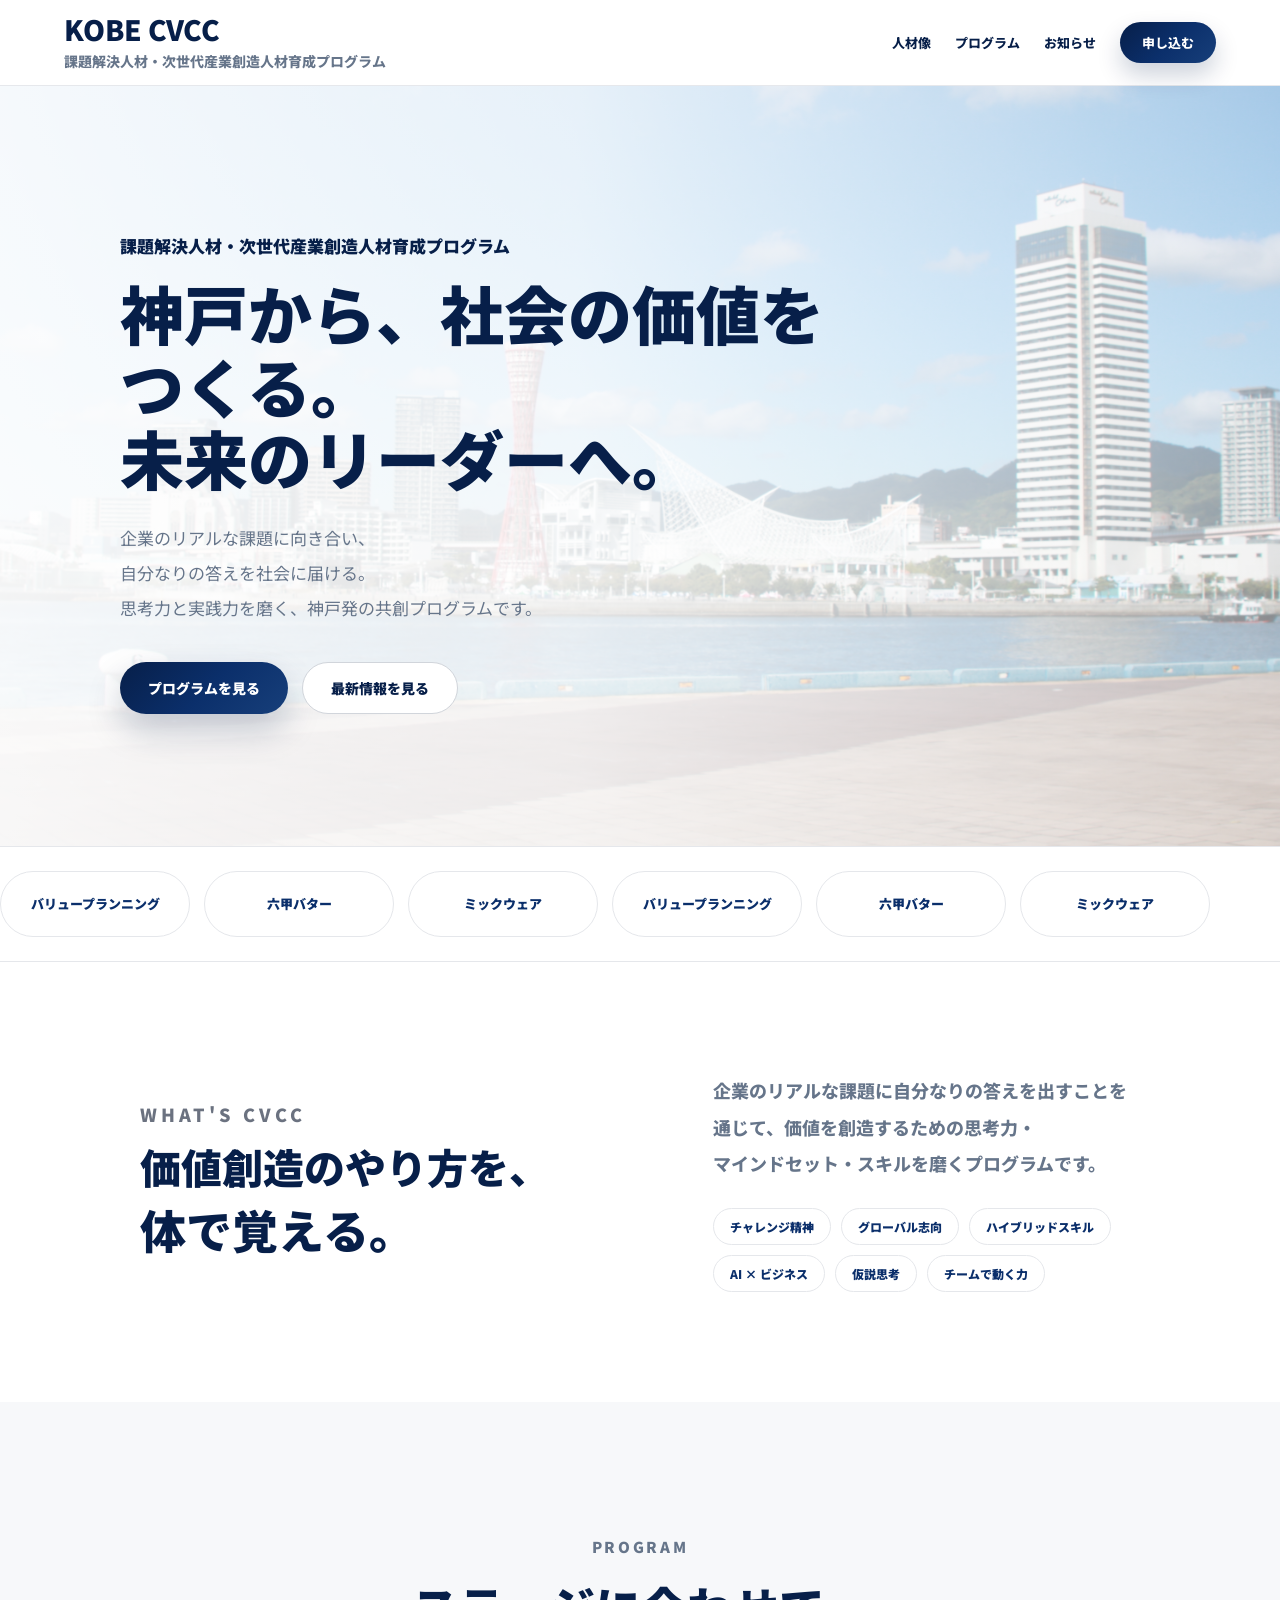
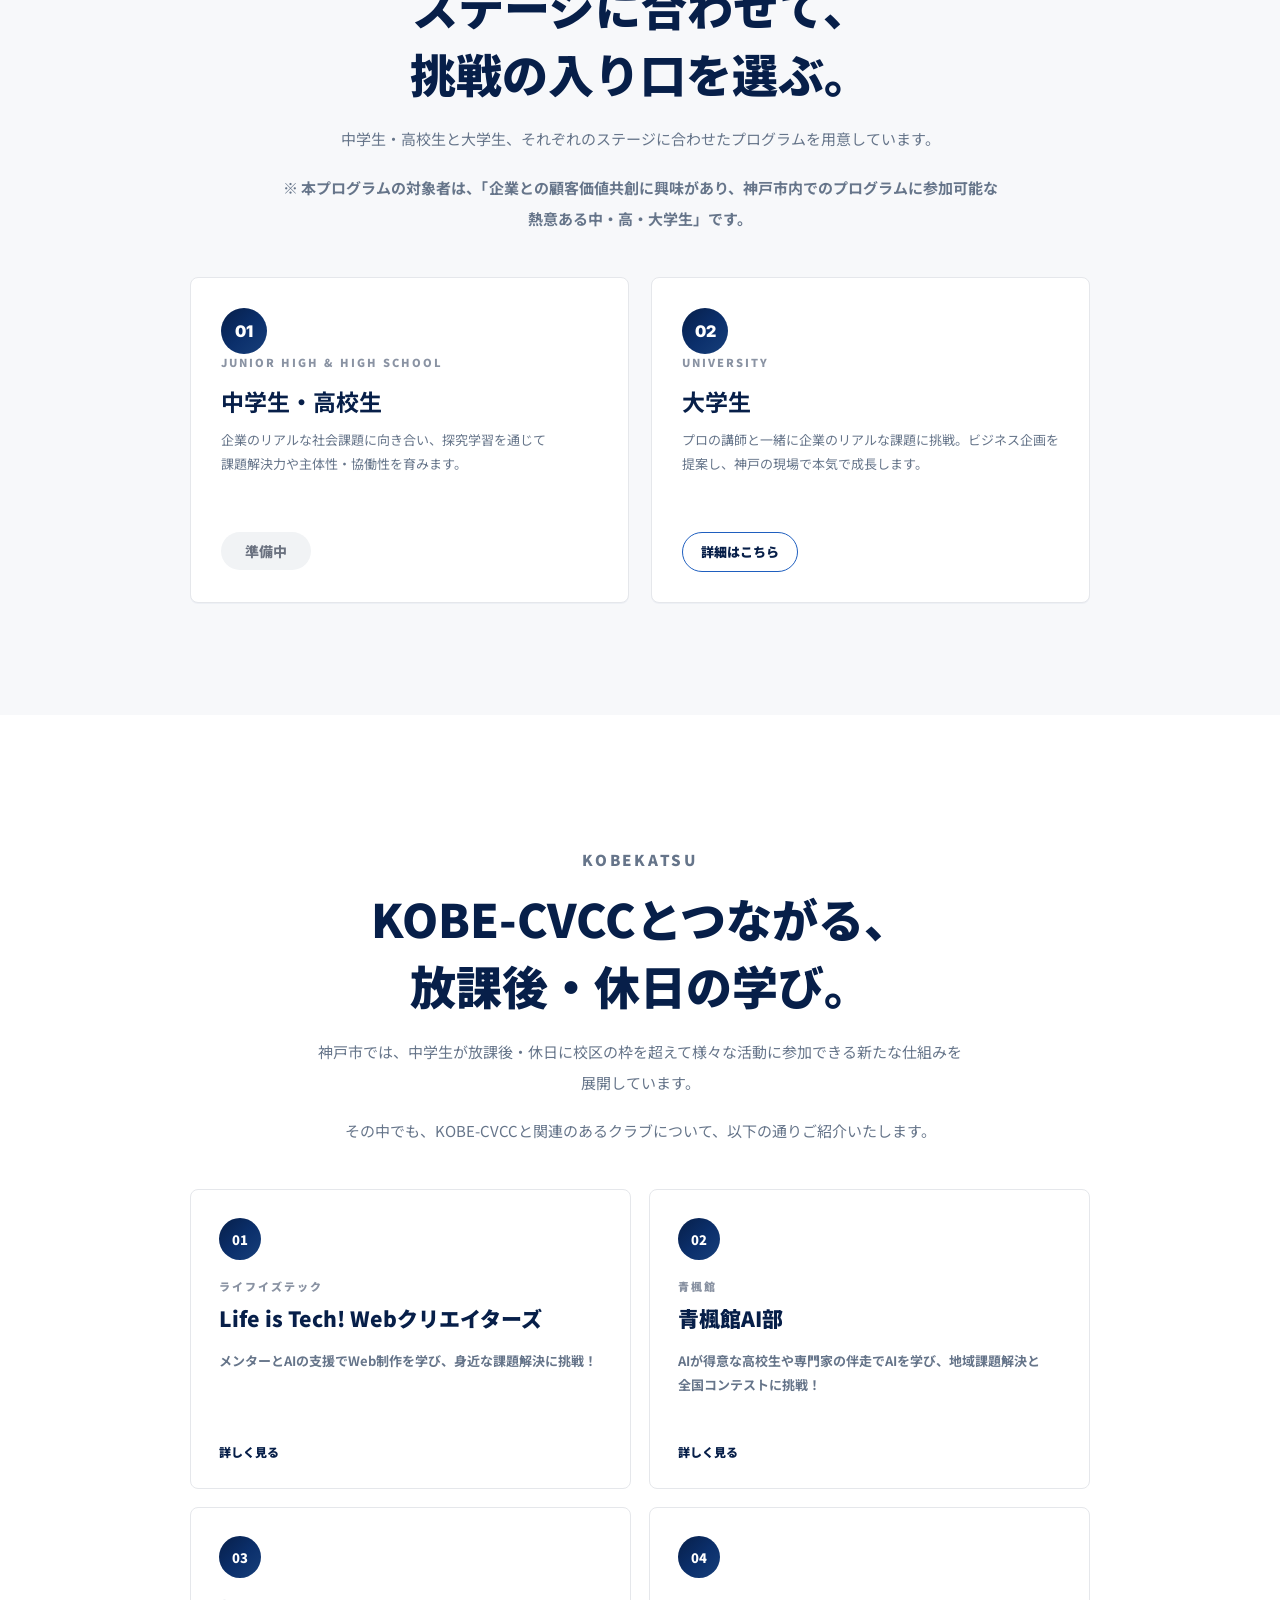
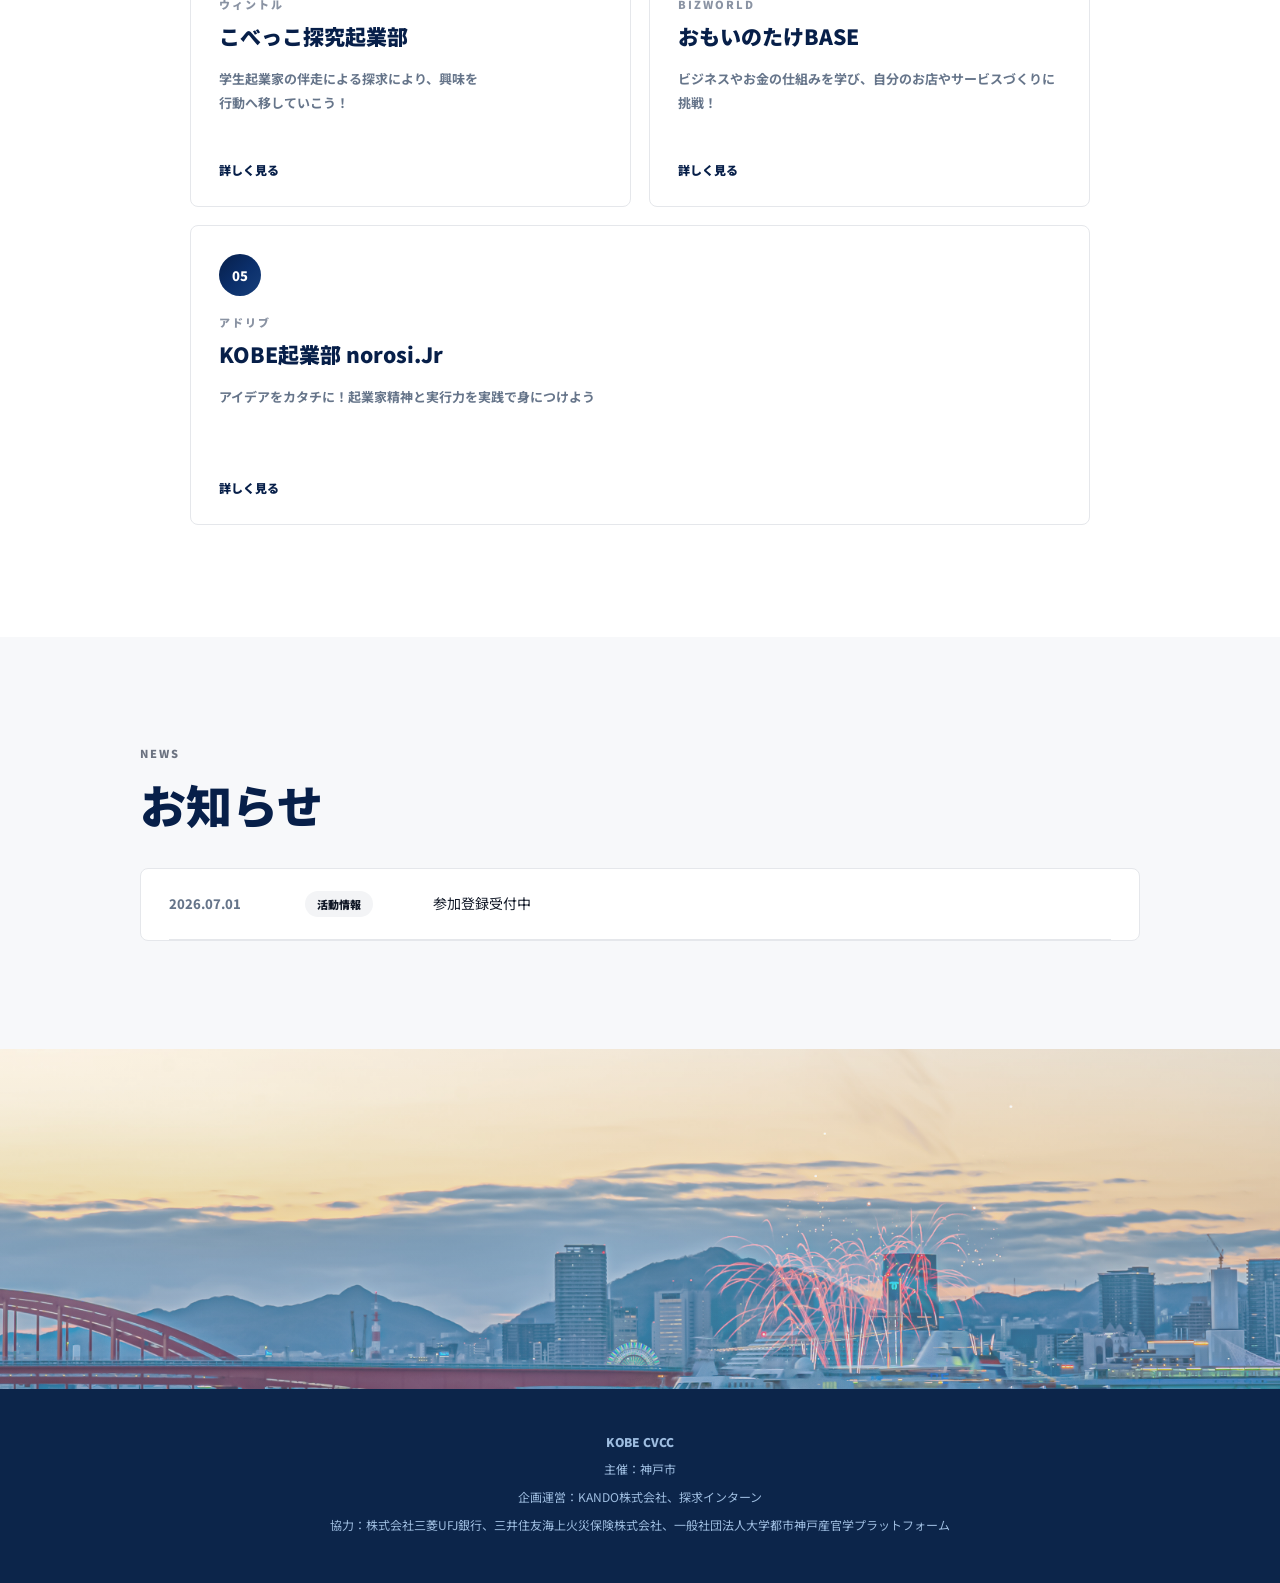
<file: index.html>
<!doctype html>
<html lang="ja">
<head>
  <meta charset="utf-8">
  <meta name="viewport" content="width=device-width, initial-scale=1">
  <title>KOBE CVCC | 課題解決人材・次世代産業創造人材育成プログラム</title>
  <meta name="description" content="神戸から、企業のリアルな課題に挑む次世代リーダーを育てるKOBE CVCCプログラム。">
  <link rel="preconnect" href="https://fonts.googleapis.com">
  <link rel="preconnect" href="https://fonts.gstatic.com" crossorigin>
  <link href="https://fonts.googleapis.com/css2?family=Inter:wght@500;600;700;800;900&family=Noto+Sans+JP:wght@400;500;600;700;800;900&display=swap" rel="stylesheet">
  <link rel="stylesheet" href="styles.css">
</head>
<body>
  <header class="site-header">
    <a class="brand" href="#" aria-label="KOBE CVCC トップ">
      <span>
        <span class="brand-name">KOBE CVCC</span>
        <span class="brand-sub">課題解決人材・次世代産業創造人材育成プログラム</span>
      </span>
    </a>
    <nav class="nav-actions" aria-label="主要メニュー">
      <a href="talent.html">人材像</a>
      <a href="#programs">プログラム</a>
      <a href="#news">お知らせ</a>
      <a class="nav-button" href="#programs">申し込む</a>
    </nav>
  </header>

  <main>
    <section class="hero">
      <div class="hero-inner">
        <div class="hero-copyblock">
          <p class="hero-program">課題解決人材・次世代産業創造人材育成プログラム</p>
          <h1>
            <span class="line">神戸から、社会の価値をつくる。</span>
            <span class="line accent">未来のリーダーへ。</span>
          </h1>
          <p class="hero-copy">
            <span class="line">企業のリアルな課題に向き合い、</span>
            <span class="line">自分なりの答えを社会に届ける。</span>
            <span class="line">思考力と実践力を磨く、神戸発の共創プログラムです。</span>
          </p>
          <div class="hero-actions">
            <a class="button button-primary" href="#programs">プログラムを見る</a>
            <a class="button button-secondary" href="#news">最新情報を見る</a>
          </div>
        </div>

      </div>
    </section>

    <section class="partners" aria-label="参加企業・主催">
      <div class="partner-marquee fade-up">
        <div class="partner-track">
          <span>バリュープランニング</span>
          <span>六甲バター</span>
          <span>ミックウェア</span>

          <span>バリュープランニング</span>
          <span>六甲バター</span>
          <span>ミックウェア</span>
        </div>
      </div>
    </section>

    <section class="intro">
      <div class="section-inner intro-grid">
        <div class="fade-up">
          <p class="section-label">What's CVCC</p>
          <h2>
            <span class="line">価値創造のやり方を、</span>
            <span class="line keep-line">体で覚える。</span>
          </h2>
        </div>
        <div class="intro-text fade-up">
          <p>企業のリアルな課題に自分なりの答えを出すことを通じて、価値を創造するための思考力・マインドセット・スキルを磨くプログラムです。</p>
          <div class="tag-list">
            <span>チャレンジ精神</span>
            <span>グローバル志向</span>
            <span>ハイブリッドスキル</span>
            <span>AI × ビジネス</span>
            <span>仮説思考</span>
            <span>チームで動く力</span>
          </div>
        </div>
      </div>
    </section>

    <section class="programs" id="programs">
      <div class="section-inner">
        <div class="section-heading fade-up">
          <p class="section-label centered">Program</p>
          <h2 class="section-title centered">
            <span class="line">ステージに合わせて、</span>
            <span class="line">挑戦の入り口を選ぶ。</span>
          </h2>
          <p>中学生・高校生と大学生、それぞれのステージに合わせたプログラムを用意しています。</p>
          <p class="program-note">
            ※ 本プログラムの対象者は、「企業との顧客価値共創に興味があり、神戸市内でのプログラムに参加可能な熱意ある中・高・大学生」です。
          </p>
        </div>

        <div class="program-grid">
          <article class="program-card fade-up">
            <span>01</span>
            <p class="program-kicker">Junior High &amp; High School</p>
            <h3>中学生・高校生</h3>
            <p>企業のリアルな社会課題に向き合い、探究学習を通じて課題解決力や主体性・協働性を育みます。</p>
            <div class="program-disabled">準備中</div>
          </article>
          <article class="program-card fade-up">
            <span>02</span>
            <p class="program-kicker">University</p>
            <h3>大学生</h3>
            <p>プロの講師と一緒に企業のリアルな課題に挑戦。ビジネス企画を提案し、神戸の現場で本気で成長します。</p>
            <a href="program.html">詳細はこちら</a>
          </article>
        </div>
      </div>
    </section>

    <section class="kobekatsu" id="kobekatsu">
      <div class="section-inner">
        <div class="section-heading fade-up">
          <p class="section-label centered">KOBEKATSU</p>
          <h2 class="section-title centered">
            <span class="line">KOBE-CVCCとつながる、</span>
            <span class="line">放課後・休日の学び。</span>
          </h2>
          <p>
            神戸市では、中学生が放課後・休日に校区の枠を超えて様々な活動に参加できる新たな仕組みを展開しています。
          </p>
          <p>
            その中でも、KOBE-CVCCと関連のあるクラブについて、以下の通りご紹介いたします。
          </p>
        </div>
    
        <div class="kobekatsu-grid fade-up">
          <a class="kobekatsu-card" href="https://kobe-katsu.smartkobe-portal.com/clubs/011150/" target="_blank" rel="noreferrer">
            <span class="kobekatsu-num">01</span>
            <p class="kobekatsu-owner">ライフイズテック</p>
            <h3>Life is Tech! Webクリエイターズ</h3>
            <p>メンターとAIの支援でWeb制作を学び、身近な課題解決に挑戦！</p>
          </a>
    
          <a class="kobekatsu-card" href="https://kobe-katsu.smartkobe-portal.com/clubs/009230/" target="_blank" rel="noreferrer">
            <span class="kobekatsu-num">02</span>
            <p class="kobekatsu-owner">青楓館</p>
            <h3>青楓館AI部</h3>
            <p>AIが得意な高校生や専門家の伴走でAIを学び、地域課題解決と全国コンテストに挑戦！</p>
          </a>
    
          <a class="kobekatsu-card" href="https://kobe-katsu.smartkobe-portal.com/clubs/013430/" target="_blank" rel="noreferrer">
            <span class="kobekatsu-num">03</span>
            <p class="kobekatsu-owner">ウィントル</p>
            <h3>こべっこ探究起業部</h3>
            <p>学生起業家の伴走による探求により、興味を行動へ移していこう！</p>
          </a>
    
          <a class="kobekatsu-card" href="https://kobe-katsu.smartkobe-portal.com/clubs/011980/" target="_blank" rel="noreferrer">
            <span class="kobekatsu-num">04</span>
            <p class="kobekatsu-owner">Bizworld</p>
            <h3>おもいのたけBASE</h3>
            <p>ビジネスやお金の仕組みを学び、自分のお店やサービスづくりに挑戦！</p>
          </a>
    
          <a class="kobekatsu-card" href="https://kobe-katsu.smartkobe-portal.com/clubs/006690/" target="_blank" rel="noreferrer">
            <span class="kobekatsu-num">05</span>
            <p class="kobekatsu-owner">アドリブ</p>
            <h3>KOBE起業部 norosi.Jr</h3>
            <p>アイデアをカタチに！起業家精神と実行力を実践で身につけよう</p>
          </a>
        </div>
      </div>
    </section>

    <section class="news" id="news">
      <div class="section-inner">
        <div class="news-head fade-up">
          <div>
            <p class="section-label">News</p>
            <h2 class="section-title">お知らせ</h2>
          </div>
        </div>

        <div class="news-list fade-up">
          <article class="news-row">
            <time datetime="2026-07-01">2026.07.01</time>
            <span class="news-tag activity">活動情報</span>
            <p>参加登録受付中</p>
          </article>
        </div>
      </div>
    </section>
  </main>

  <footer class="site-footer">
    <div class="footer-skyline" aria-hidden="true"></div>
    <div class="footer-content">
      <p class="footer-title">KOBE CVCC</p>
      <p>主催：神戸市</p>
      <p>企画運営：KANDO株式会社、探求インターン</p>
      <p>協力：株式会社三菱UFJ銀行、三井住友海上火災保険株式会社、一般社団法人大学都市神戸産官学プラットフォーム</p>
    </div>
  </footer>

  <script>
    const observer = new IntersectionObserver((entries) => {
      entries.forEach((entry) => {
        if (entry.isIntersecting) {
          entry.target.classList.add('is-visible');
          observer.unobserve(entry.target);
        }
      });
    }, { threshold: 0.12 });

    document.querySelectorAll('.fade-up').forEach((element) => observer.observe(element));
  </script>
</body>
</html>
</file>
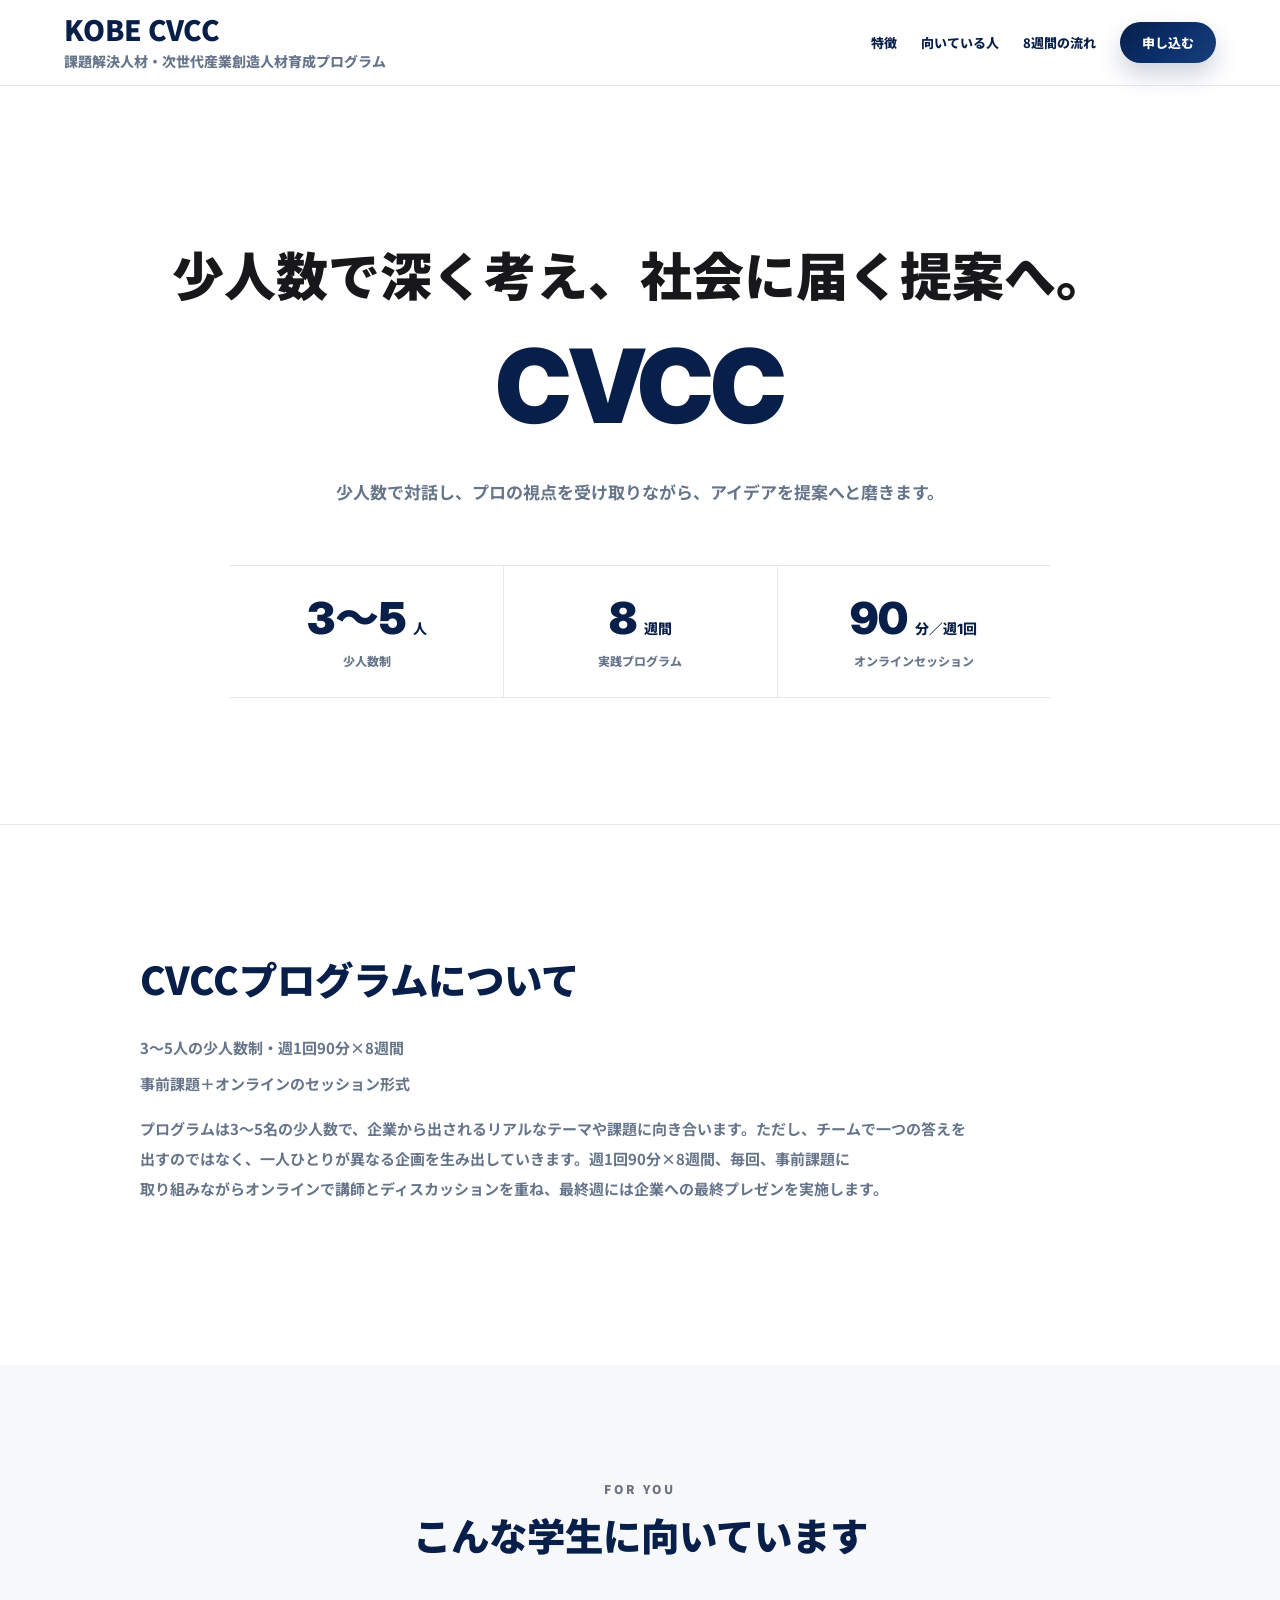
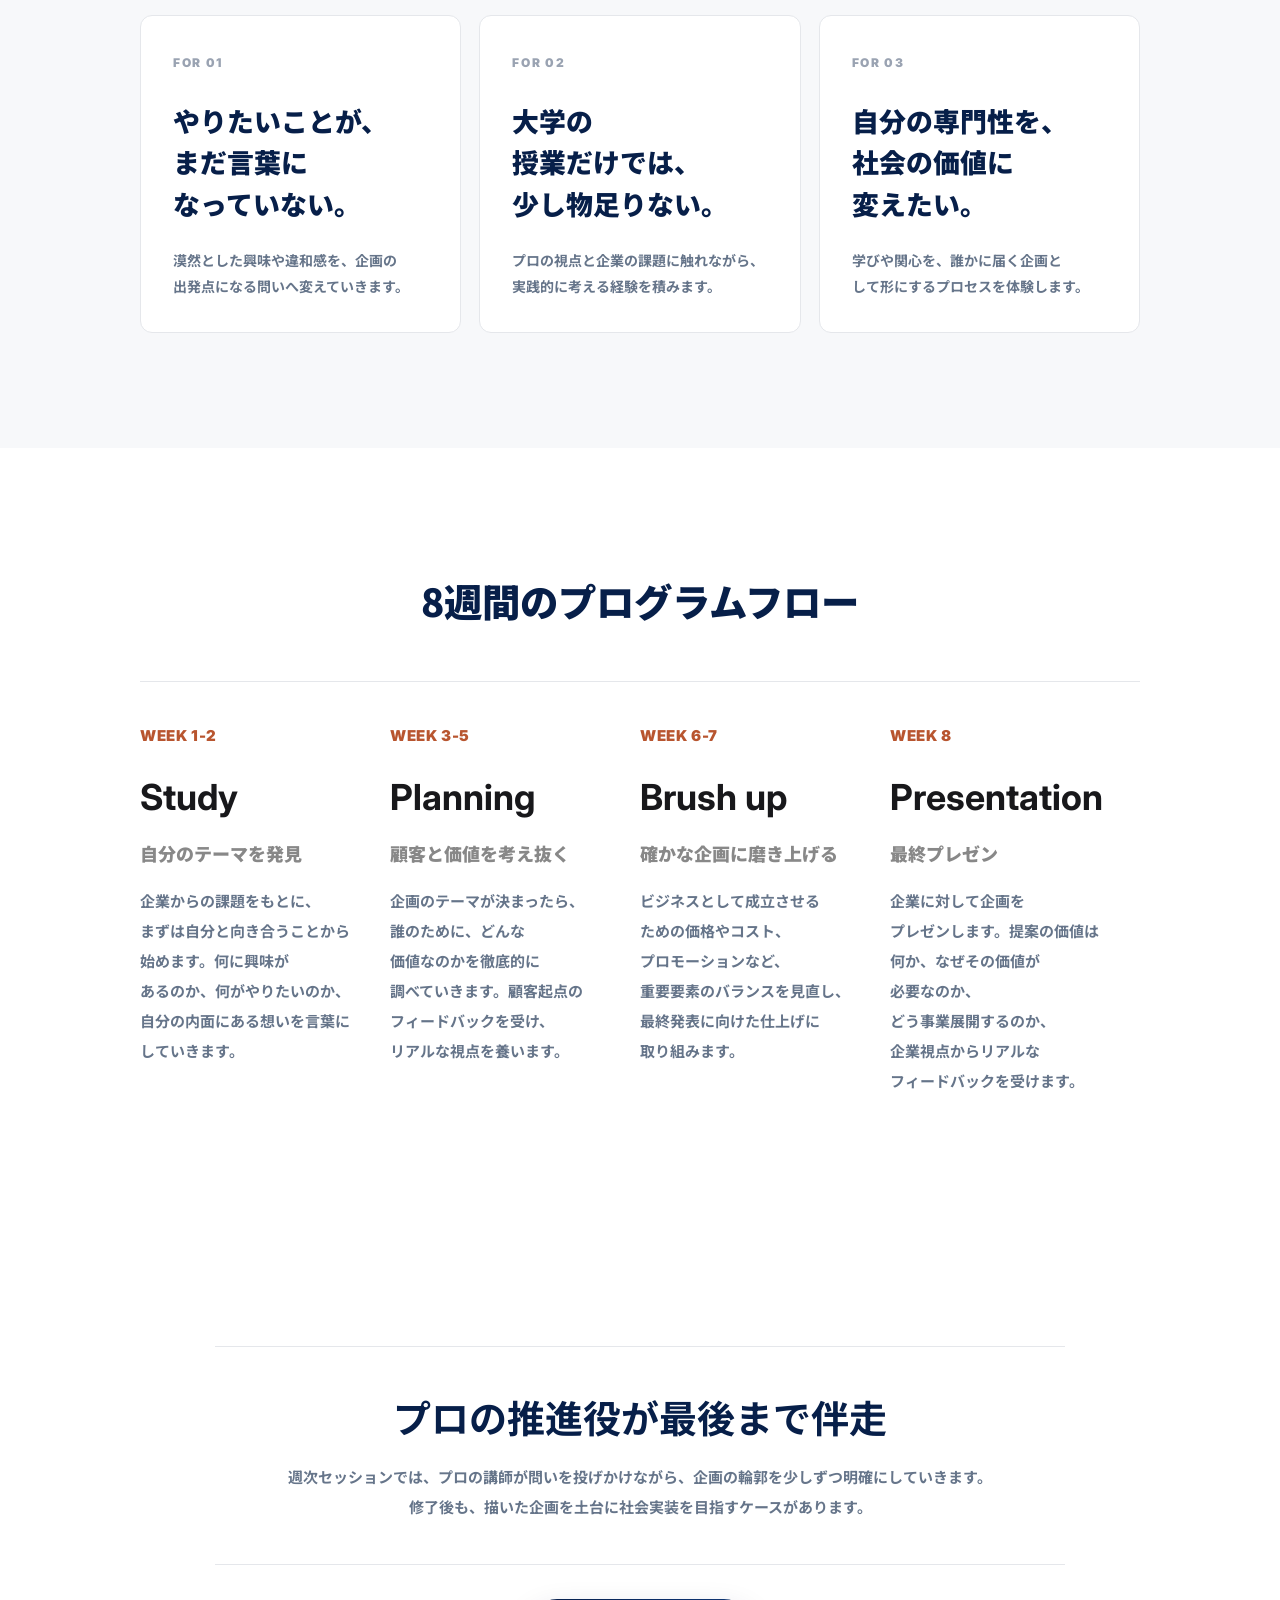
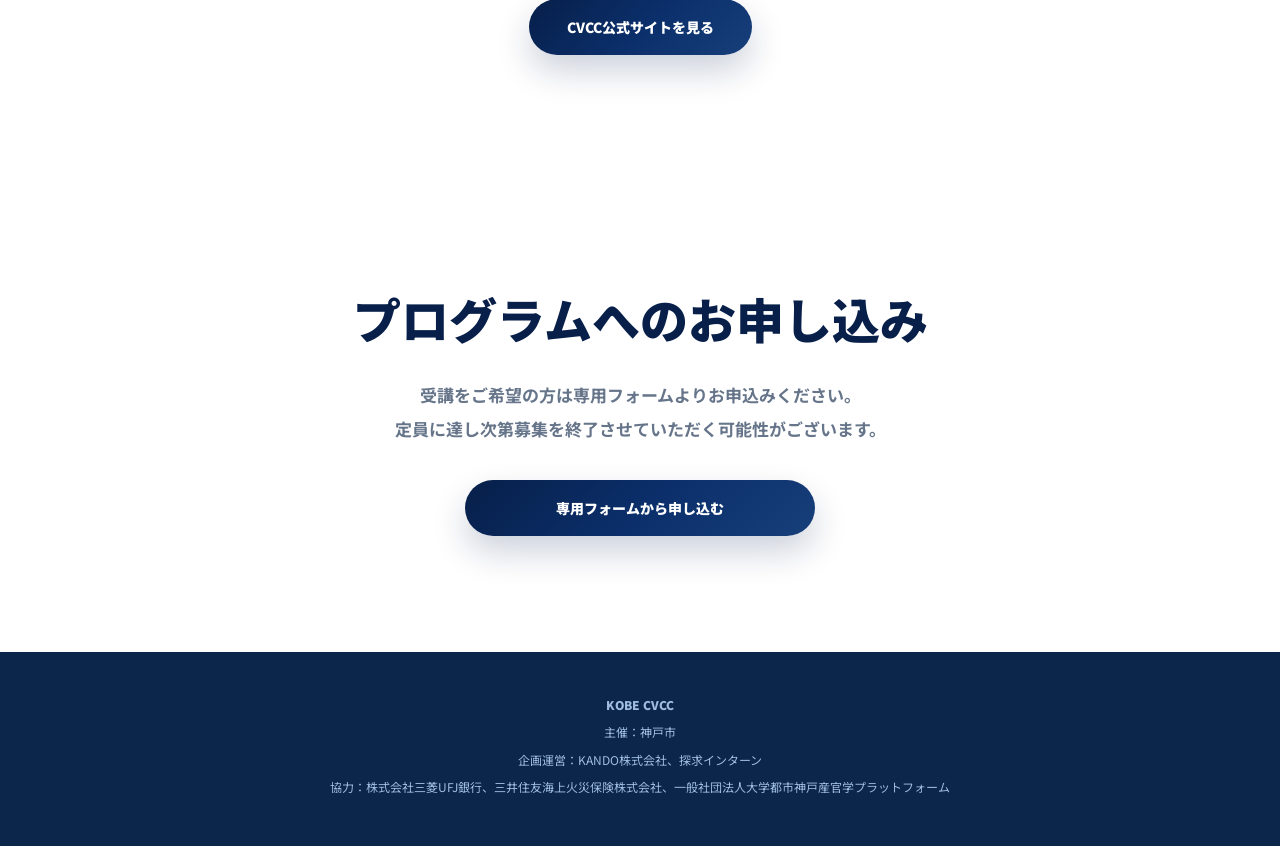
<file: program.html>
<!doctype html>
<html lang="ja">
<head>
  <meta charset="utf-8">
  <meta name="viewport" content="width=device-width, initial-scale=1">
  <title>大学生向けプログラム | KOBE CVCC</title>
  <meta name="description" content="KOBE CVCCの大学生向け8週間プログラム。少人数で顧客価値を探究し、アイデアを社会の価値へ変える実践型プログラムです。">
  <link rel="preconnect" href="https://fonts.googleapis.com">
  <link rel="preconnect" href="https://fonts.gstatic.com" crossorigin>
  <link href="https://fonts.googleapis.com/css2?family=Inter:wght@500;600;700;800;900&family=Noto+Sans+JP:wght@400;500;600;700;800;900&display=swap" rel="stylesheet">
  <link rel="stylesheet" href="program.css">
</head>
<body>
  <header class="site-header">
    <a class="brand" href="index.html" aria-label="KOBE CVCC トップ">
      <span>
        <span class="brand-name">KOBE CVCC</span>
        <span class="brand-sub">課題解決人材・次世代産業創造人材育成プログラム</span>
      </span>
    </a>
    <nav class="nav-actions" aria-label="主要メニュー">
      <a href="#why">特徴</a>
      <a href="#fit">向いている人</a>
      <a href="#flow">8週間の流れ</a>
      <a class="nav-button" href="#entry">申し込む</a>
    </nav>
  </header>

  <main>
    <section class="hero">
      <div class="hero-inner">
        <h1 class="fade-up">
          <span>少人数で深く考え、社会に届く提案へ。</span>
          <em>CVCC</em>
        </h1>
        <p class="hero-subtitle fade-up">少人数で対話し、プロの視点を受け取りながら、アイデアを提案へと磨きます。</p>
        <div class="hero-stats fade-up" aria-label="プログラム概要">
          <div>
            <p><strong>3〜5</strong><span>人</span></p>
            <small>少人数制</small>
          </div>
          <div>
            <p><strong>8</strong><span>週間</span></p>
            <small>実践プログラム</small>
          </div>
          <div>
            <p><strong>90</strong><span>分／週1回</span></p>
            <small>オンラインセッション</small>
          </div>
        </div>
      </div>
    </section>

    <section class="program-about" id="why">
      <div class="section-inner">
        <div class="section-heading fade-up">
          <h2>CVCCプログラムについて</h2>
          <p class="about-lead">3〜5人の少人数制・週1回90分×8週間</p>
          <p class="about-sub">事前課題＋オンラインのセッション形式</p>
          <p>プログラムは3〜5名の少人数で、企業から出されるリアルなテーマや課題に向き合います。ただし、チームで一つの答えを出すのではなく、一人ひとりが異なる企画を生み出していきます。週1回90分×8週間、毎回、事前課題に取り組みながらオンラインで講師とディスカッションを重ね、最終週には企業への最終プレゼンを実施します。</p>
        </div>
      </div>
    </section>

    <section class="fit" id="fit">
      <div class="section-inner">
        <div class="section-heading centered fade-up">
          <p class="section-label">For You</p>
          <h2>こんな学生に向いています</h2>
        </div>

        <div class="fit-grid fade-up">
          <article>
            <span>For 01</span>
            <h3>やりたいことが、まだ言葉になっていない。</h3>
            <p>漠然とした興味や違和感を、企画の出発点になる問いへ変えていきます。</p>
          </article>
          <article>
            <span>For 02</span>
            <h3>大学の授業だけでは、少し物足りない。</h3>
            <p>プロの視点と企業の課題に触れながら、実践的に考える経験を積みます。</p>
          </article>
          <article>
            <span>For 03</span>
            <h3>自分の専門性を、社会の価値に変えたい。</h3>
            <p>学びや関心を、誰かに届く企画として形にするプロセスを体験します。</p>
          </article>
        </div>
      </div>
    </section>

    <section class="flow" id="flow">
      <div class="section-inner">
        <div class="section-heading centered fade-up">
          <h2>8週間のプログラムフロー</h2>
        </div>

        <div class="flow-grid fade-up">
          <article>
            <span>Week 1-2</span>
            <h3>Study</h3>
            <strong>自分のテーマを発見</strong>
            <p>企業からの課題をもとに、まずは自分と向き合うことから始めます。何に興味があるのか、何がやりたいのか、自分の内面にある想いを言葉にしていきます。</p>
          </article>
          <article>
            <span>Week 3-5</span>
            <h3>Planning</h3>
            <strong>顧客と価値を考え抜く</strong>
            <p>企画のテーマが決まったら、誰のために、どんな価値なのかを徹底的に調べていきます。顧客起点のフィードバックを受け、リアルな視点を養います。</p>
          </article>
          <article>
            <span>Week 6-7</span>
            <h3>Brush up</h3>
            <strong>確かな企画に磨き上げる</strong>
            <p>ビジネスとして成立させるための価格やコスト、プロモーションなど、重要要素のバランスを見直し、最終発表に向けた仕上げに取り組みます。</p>
          </article>
          <article>
            <span>Week 8</span>
            <h3>Presentation</h3>
            <strong>最終プレゼン</strong>
            <p>企業に対して企画をプレゼンします。提案の価値は何か、なぜその価値が必要なのか、どう事業展開するのか、企業視点からリアルなフィードバックを受けます。</p>
          </article>
        </div>
      </div>
    </section>

    <section class="coaches">
      <div class="section-inner">
        <div class="coach-note fade-up">
          <h2>プロの推進役が最後まで伴走</h2>
          <p>週次セッションでは、プロの講師が問いを投げかけながら、企画の輪郭を少しずつ明確にしていきます。<br>修了後も、描いた企画を土台に社会実装を目指すケースがあります。</p>
        </div>
        <div class="official-link fade-up">
          <a href="https://cvcc-program.jp/" target="_blank" rel="noreferrer">CVCC公式サイトを見る</a>
        </div>
      </div>
    </section>

    <section class="entry" id="entry">
      <div class="section-inner entry-inner fade-up">
        <h2>プログラムへのお申し込み</h2>
        <p>受講をご希望の方は専用フォームよりお申込みください。<br>定員に達し次第募集を終了させていただく可能性がございます。</p>
        <a class="entry-button" href="#" target="_blank" rel="noreferrer">専用フォームから申し込む</a>
      </div>
    </section>
  </main>

  <footer class="site-footer">
    <div class="footer-content">
      <p class="footer-title">KOBE CVCC</p>
      <p>主催：神戸市</p>
      <p>企画運営：KANDO株式会社、探求インターン</p>
      <p>協力：株式会社三菱UFJ銀行、三井住友海上火災保険株式会社、一般社団法人大学都市神戸産官学プラットフォーム</p>
    </div>
  </footer>

  <script>
    const observer = new IntersectionObserver((entries) => {
      entries.forEach((entry) => {
        if (entry.isIntersecting) {
          entry.target.classList.add('is-visible');
          observer.unobserve(entry.target);
        }
      });
    }, { threshold: 0.12 });

    document.querySelectorAll('.fade-up').forEach((element) => observer.observe(element));
  </script>
</body>
</html>
</file>
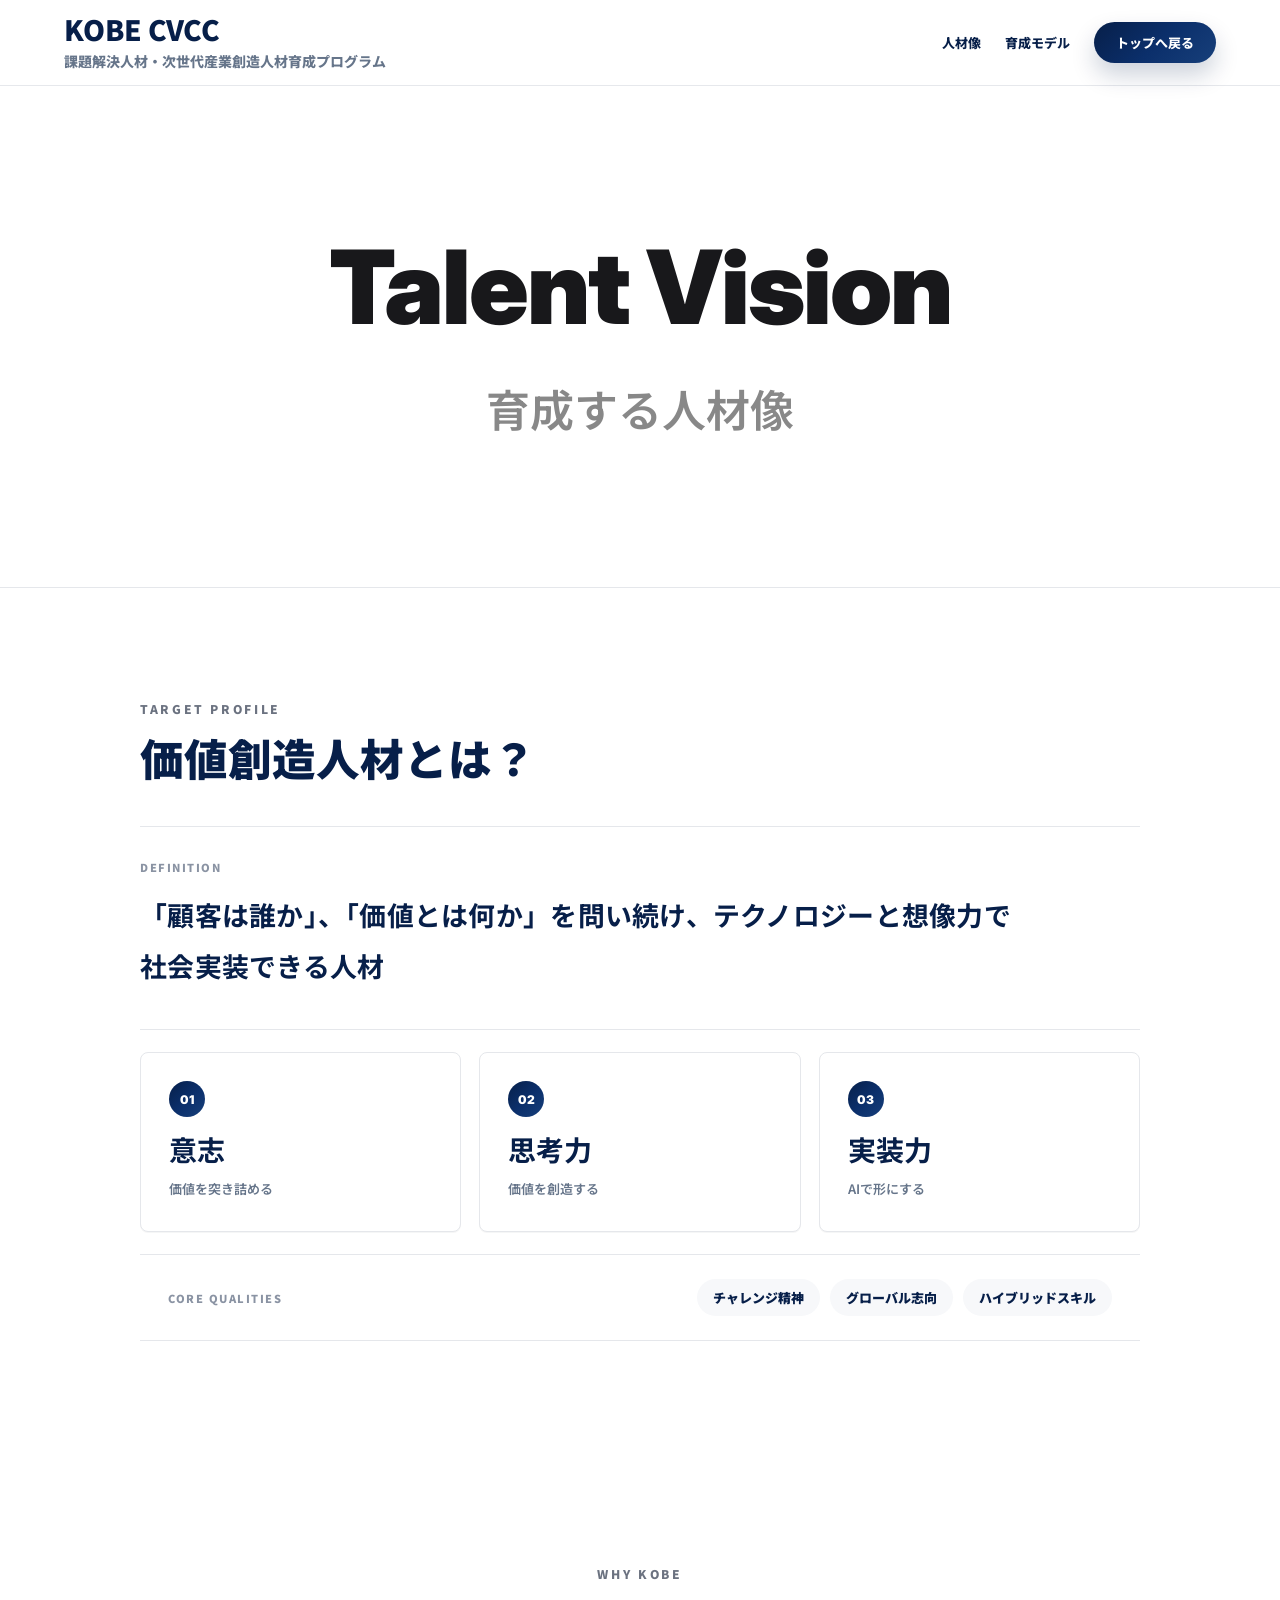
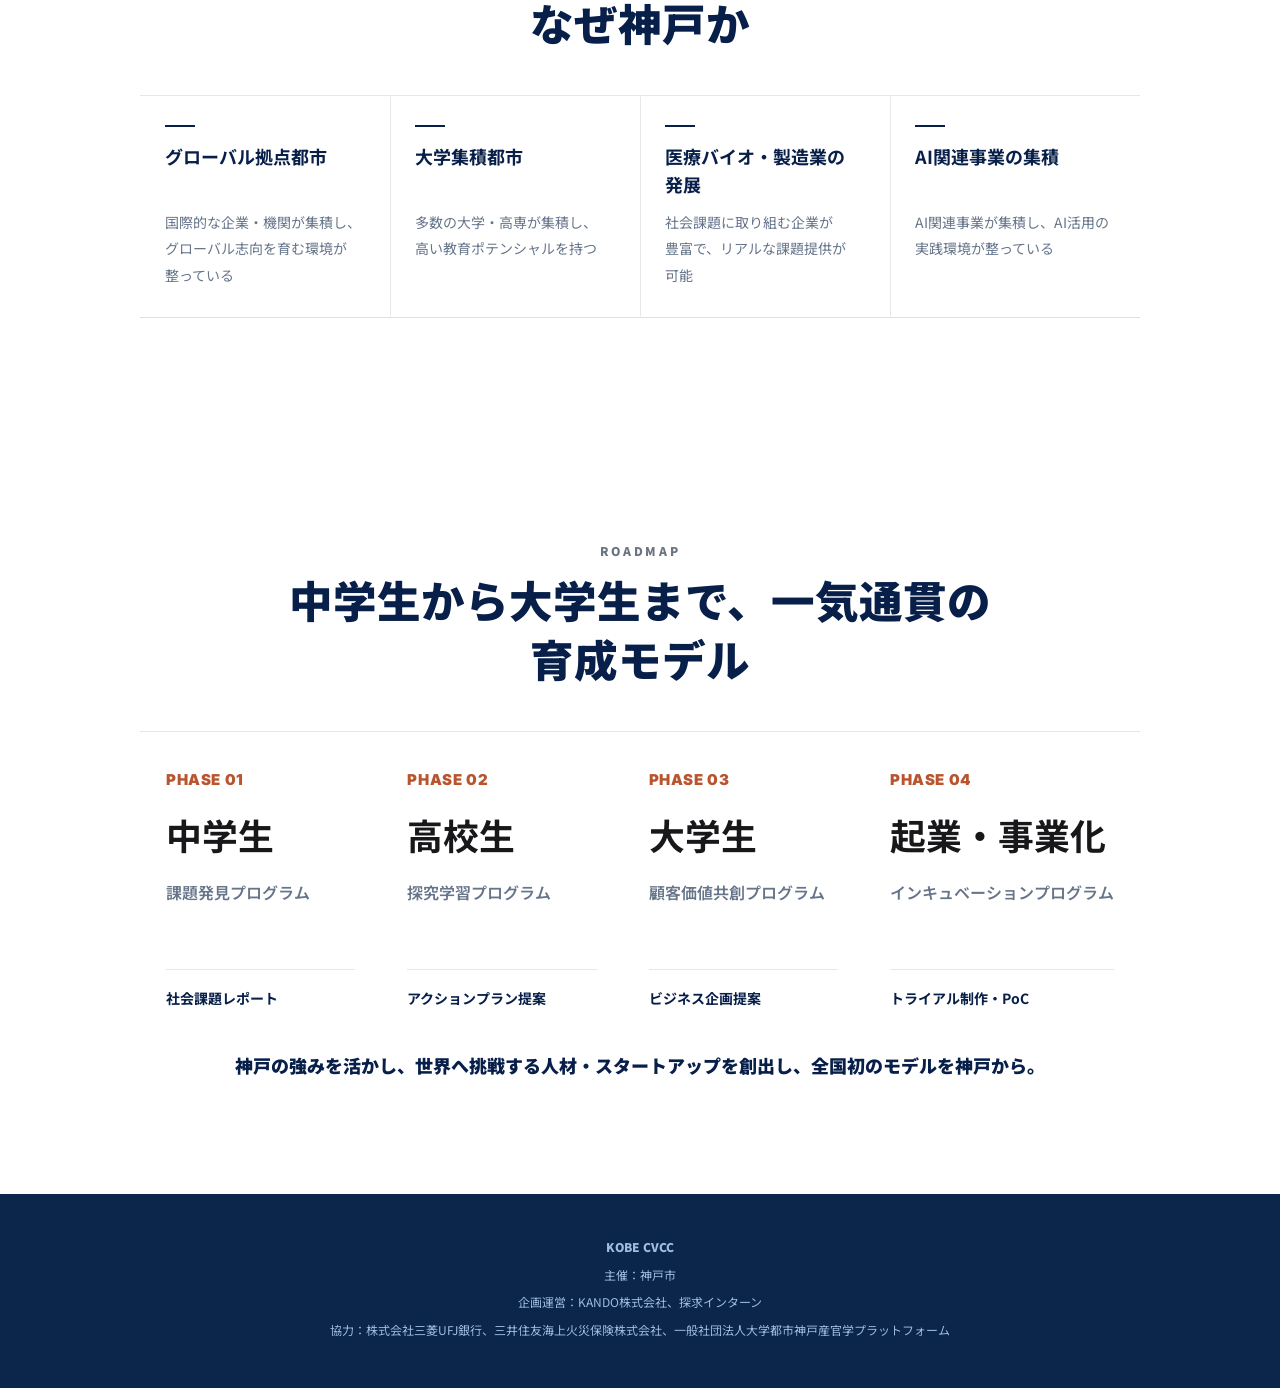
<file: talent.html>
<!doctype html>
<html lang="ja">
<head>
  <meta charset="utf-8">
  <meta name="viewport" content="width=device-width, initial-scale=1">
  <title>育成する人材像 | KOBE CVCC</title>
  <meta name="description" content="KOBE CVCCが目指す価値創造人材と、中学生から大学生までの一気通貫の育成モデルを紹介します。">
  <link rel="preconnect" href="https://fonts.googleapis.com">
  <link rel="preconnect" href="https://fonts.gstatic.com" crossorigin>
  <link href="https://fonts.googleapis.com/css2?family=Inter:wght@500;600;700;800;900&family=Noto+Sans+JP:wght@400;500;600;700;800;900&display=swap" rel="stylesheet">
  <link rel="stylesheet" href="talent.css">
</head>
<body>
  <header class="site-header">
    <a class="brand" href="index.html" aria-label="KOBE CVCC トップ">
      <span>
        <span class="brand-name">KOBE CVCC</span>
        <span class="brand-sub">課題解決人材・次世代産業創造人材育成プログラム</span>
      </span>
    </a>
    <nav class="nav-actions" aria-label="主要メニュー">
      <a href="#vision">人材像</a>
      <a href="#roadmap">育成モデル</a>
      <a class="nav-button" href="index.html">トップへ戻る</a>
    </nav>
  </header>

  <main>
    <section class="hero">
      <div class="hero-inner">
        <h1 class="fade-up">Talent Vision</h1>
        <p class="hero-subtitle fade-up">育成する人材像</p>
      </div>
    </section>

    <section class="vision" id="vision">
      <div class="section-inner">
        <div class="section-heading fade-up">
          <p class="section-label">Target Profile</p>
          <h2>価値創造人材とは？</h2>
        </div>

        <div class="vision-model fade-up" aria-label="価値創造人材と3つの力">
          <div class="model-head">
            <p>Definition</p>
            <h3>「顧客は誰か」、「価値とは何か」を問い続け、テクノロジーと想像力で社会実装できる人材</h3>
          </div>

          <div class="model-grid">
            <article class="model-card">
              <span>01</span>
              <h4>意志</h4>
              <p>価値を突き詰める</p>
              <ul>
                <li>「誰のための価値か」を常に問い続けられる</li>
                <li>正解を求めずチャレンジし続けられる</li>
                <li>主体性・積極性を持って行動できる</li>
              </ul>
            </article>
            <article class="model-card">
              <span>02</span>
              <h4>思考力</h4>
              <p>価値を創造する</p>
              <ul>
                <li>顧客の本質的ニーズを構造化できる</li>
                <li>チームで協働しながら企画・提案できる</li>
                <li>仮説から検証のサイクルを実践できる</li>
              </ul>
            </article>
            <article class="model-card">
              <span>03</span>
              <h4>実装力</h4>
              <p>AIで形にする</p>
              <ul>
                <li>生成AIをリサーチ・分析に活用できる</li>
                <li>生成AIで自らの発想を拡げられる</li>
                <li>生成AIでアプリ開発ができる</li>
              </ul>
            </article>
          </div>

          <div class="quality-strip">
            <p class="strip-label">Core Qualities</p>
            <div>
              <span>チャレンジ精神</span>
              <span>グローバル志向</span>
              <span>ハイブリッドスキル</span>
            </div>
          </div>
        </div>
      </div>
    </section>

    <section class="why-kobe">
      <div class="section-inner">
        <div class="section-heading centered fade-up">
          <p class="section-label">Why Kobe</p>
          <h2>なぜ神戸か</h2>
        </div>

        <div class="kobe-grid">
          <article class="mini-card fade-up">
            <h3>グローバル拠点都市</h3>
            <p>国際的な企業・機関が集積し、グローバル志向を育む環境が整っている</p>
          </article>
          <article class="mini-card fade-up">
            <h3>大学集積都市</h3>
            <p>多数の大学・高専が集積し、高い教育ポテンシャルを持つ</p>
          </article>
          <article class="mini-card fade-up">
            <h3>医療バイオ・製造業の発展</h3>
            <p>社会課題に取り組む企業が豊富で、リアルな課題提供が可能</p>
          </article>
          <article class="mini-card fade-up">
            <h3>AI関連事業の集積</h3>
            <p>AI関連事業が集積し、AI活用の実践環境が整っている</p>
          </article>
        </div>
      </div>
    </section>

    <section class="roadmap" id="roadmap">
      <div class="section-inner">
        <div class="section-heading centered fade-up">
          <p class="section-label">Roadmap</p>
          <h2>中学生から大学生まで、一気通貫の育成モデル</h2>
        </div>

        <div class="road-flow fade-up">
          <article>
            <span>Phase 01</span>
            <h3>中学生</h3>
            <p>課題発見プログラム</p>
            <strong>社会課題レポート</strong>
          </article>
          <article>
            <span>Phase 02</span>
            <h3>高校生</h3>
            <p>探究学習プログラム</p>
            <strong>アクションプラン提案</strong>
          </article>
          <article>
            <span>Phase 03</span>
            <h3>大学生</h3>
            <p>顧客価値共創プログラム</p>
            <strong>ビジネス企画提案</strong>
          </article>
          <article>
            <span>Phase 04</span>
            <h3>起業・事業化</h3>
            <p>インキュベーションプログラム</p>
            <strong>トライアル制作・PoC</strong>
          </article>
        </div>

        <p class="road-message fade-up">神戸の強みを活かし、世界へ挑戦する人材・スタートアップを創出し、全国初のモデルを神戸から。</p>
      </div>
    </section>
  </main>

  <footer class="site-footer">
    <div class="footer-content">
      <p class="footer-title">KOBE CVCC</p>
      <p>主催：神戸市</p>
      <p>企画運営：KANDO株式会社、探求インターン</p>
      <p>協力：株式会社三菱UFJ銀行、三井住友海上火災保険株式会社、一般社団法人大学都市神戸産官学プラットフォーム</p>
    </div>
  </footer>

  <script>
    const observer = new IntersectionObserver((entries) => {
      entries.forEach((entry) => {
        if (entry.isIntersecting) {
          entry.target.classList.add('is-visible');
          observer.unobserve(entry.target);
        }
      });
    }, { threshold: 0.12 });

    document.querySelectorAll('.fade-up').forEach((element) => observer.observe(element));
  </script>
</body>
</html>
</file>
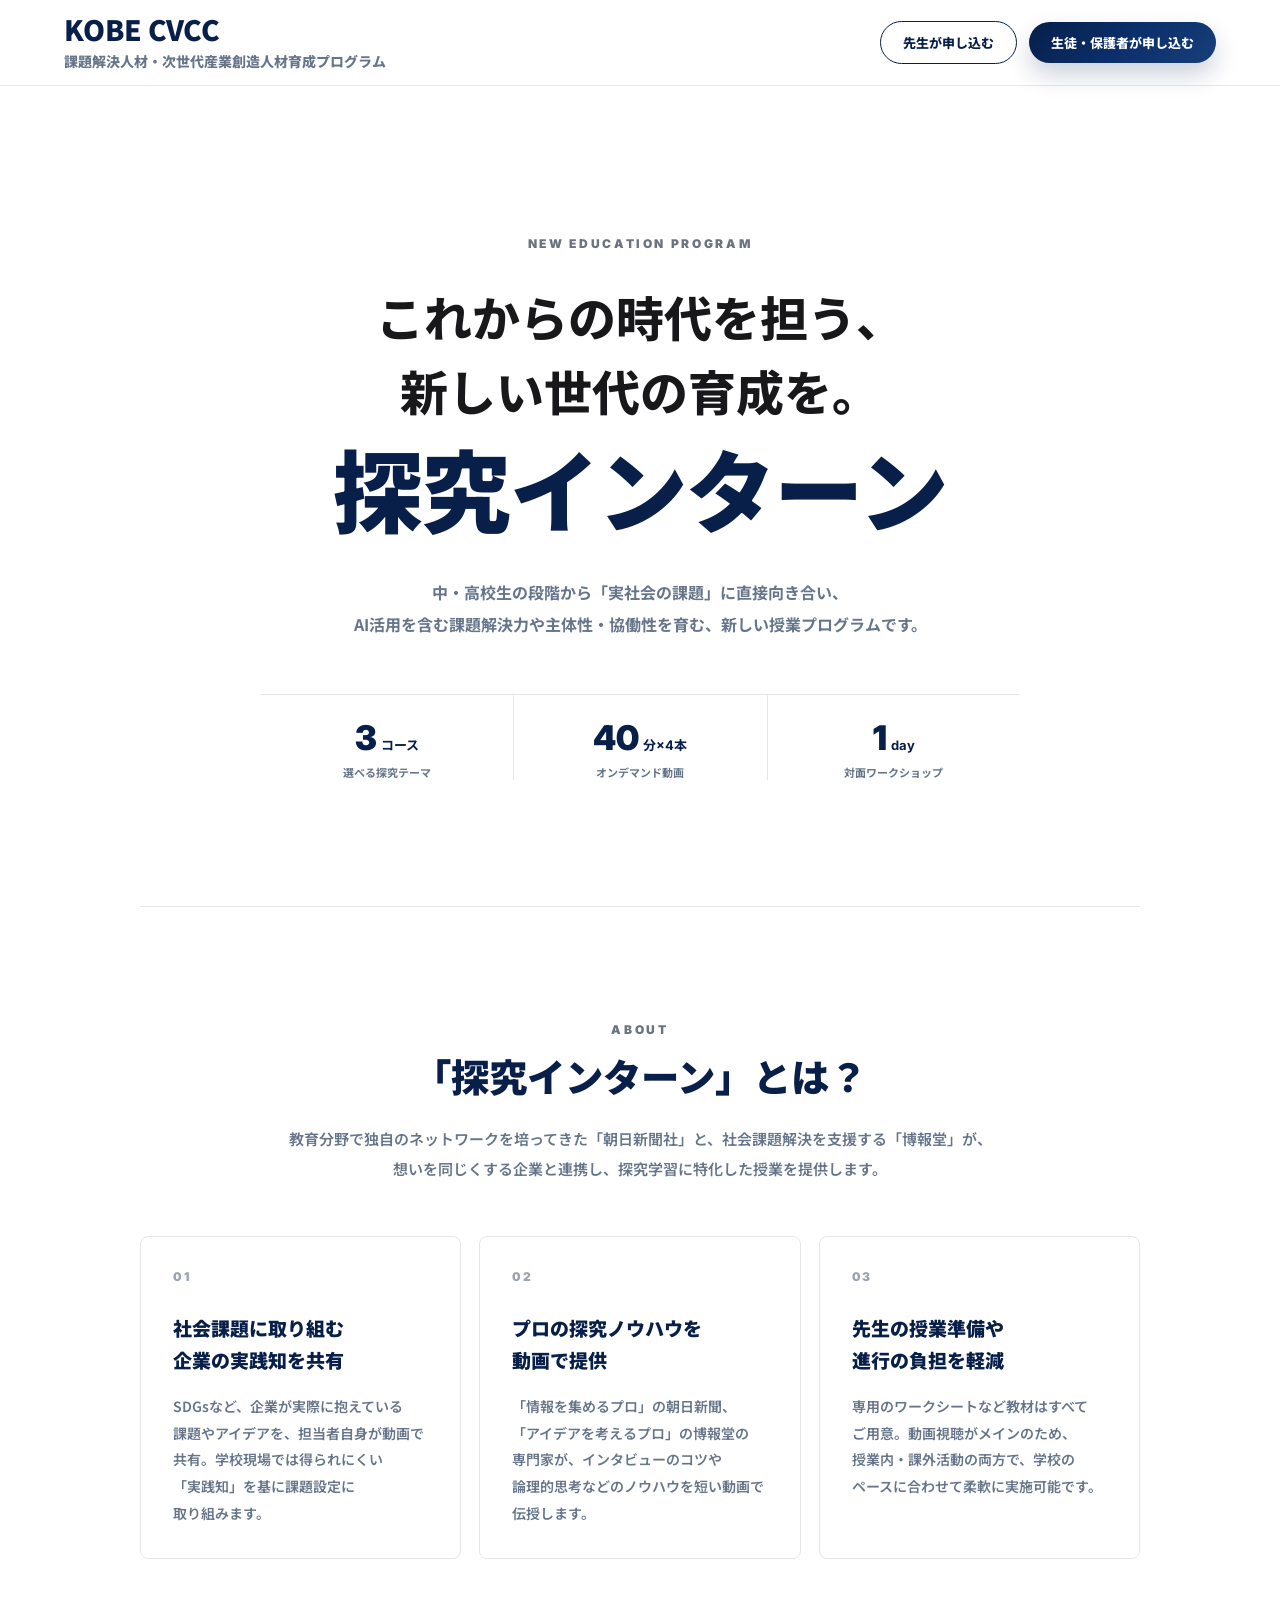
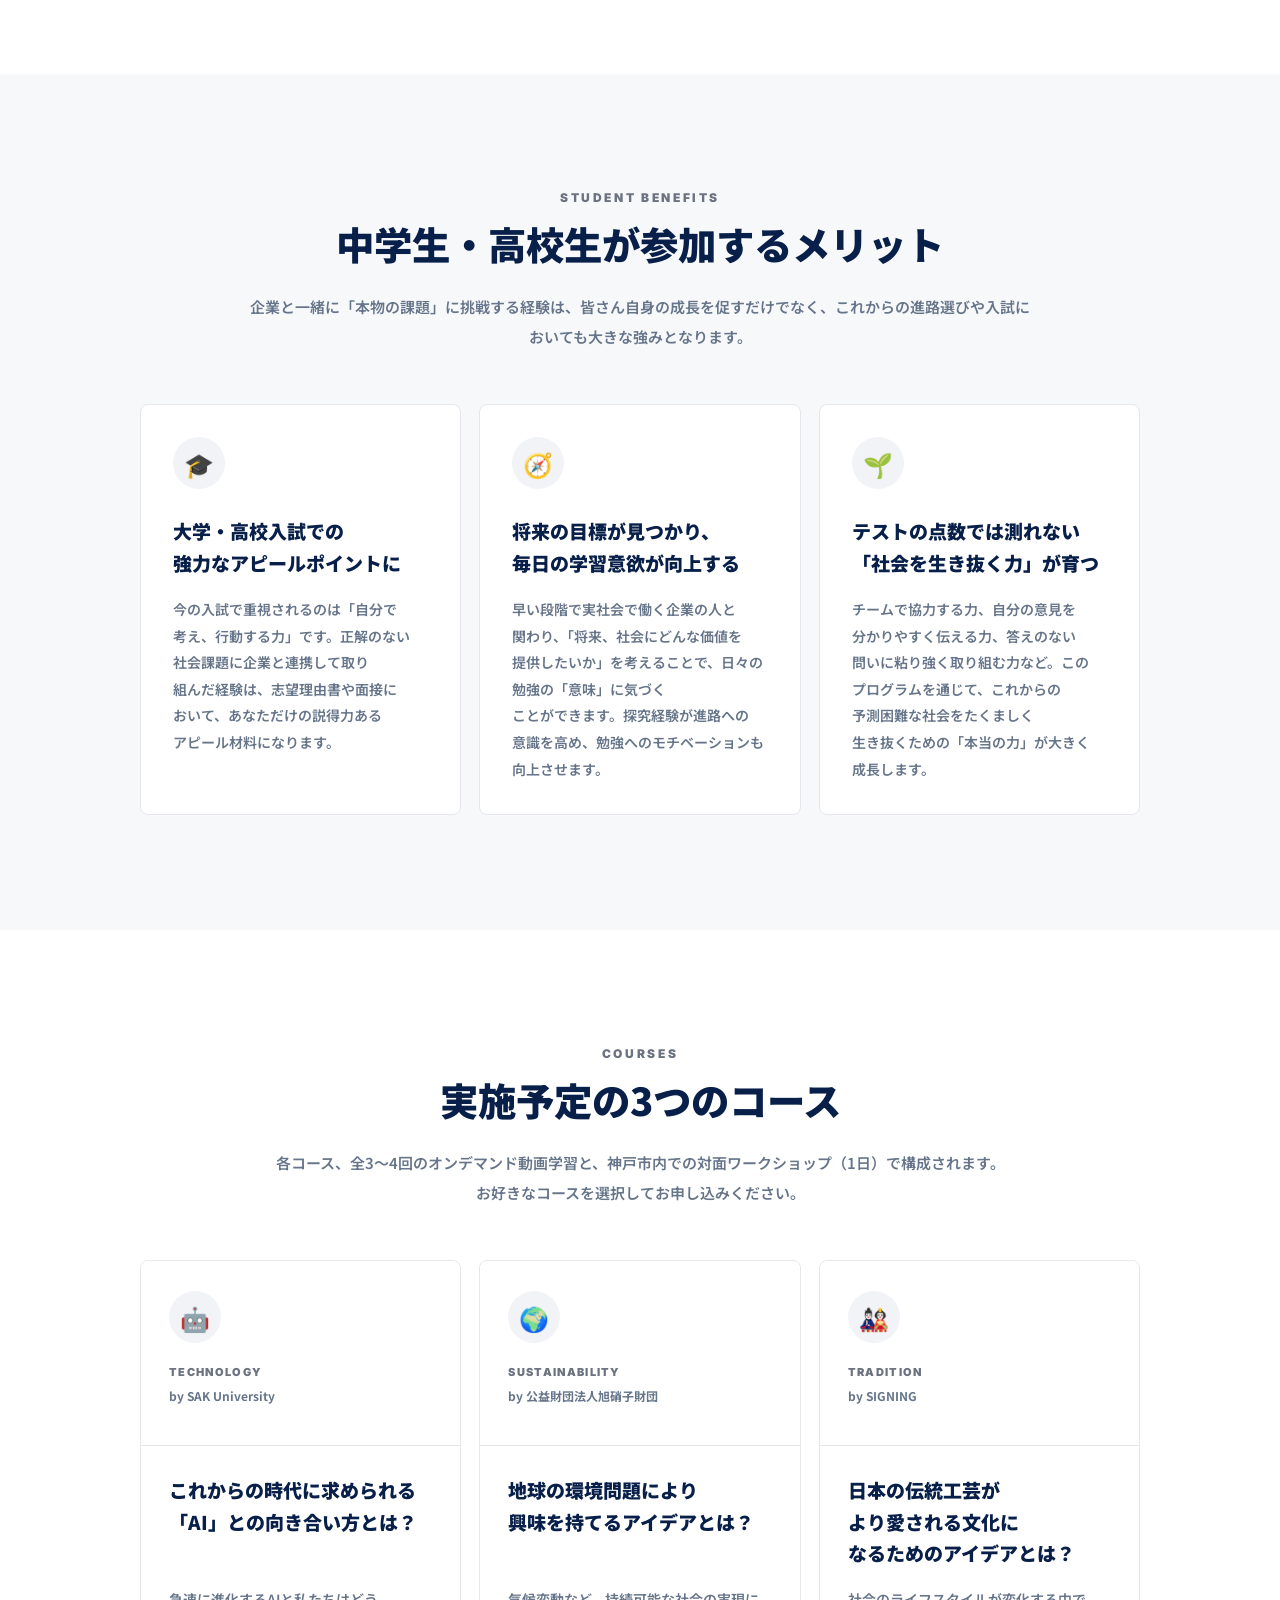
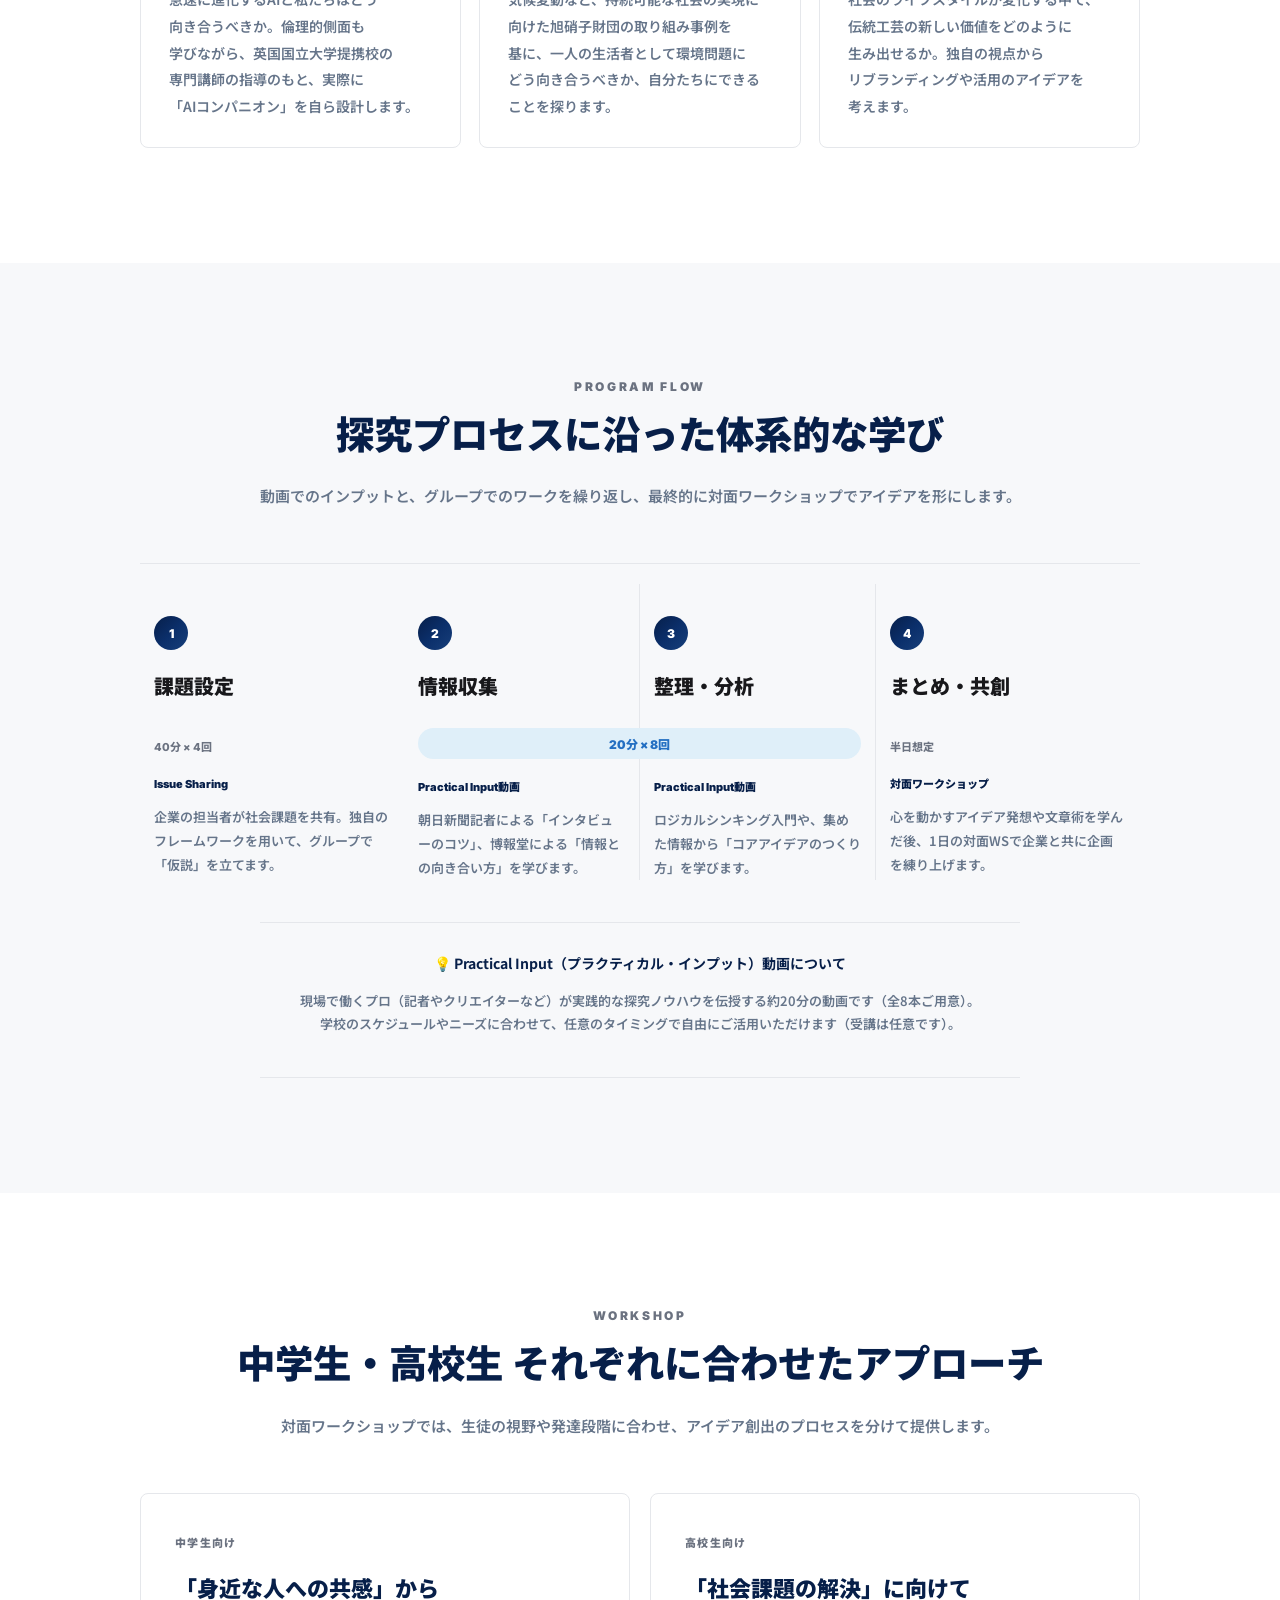
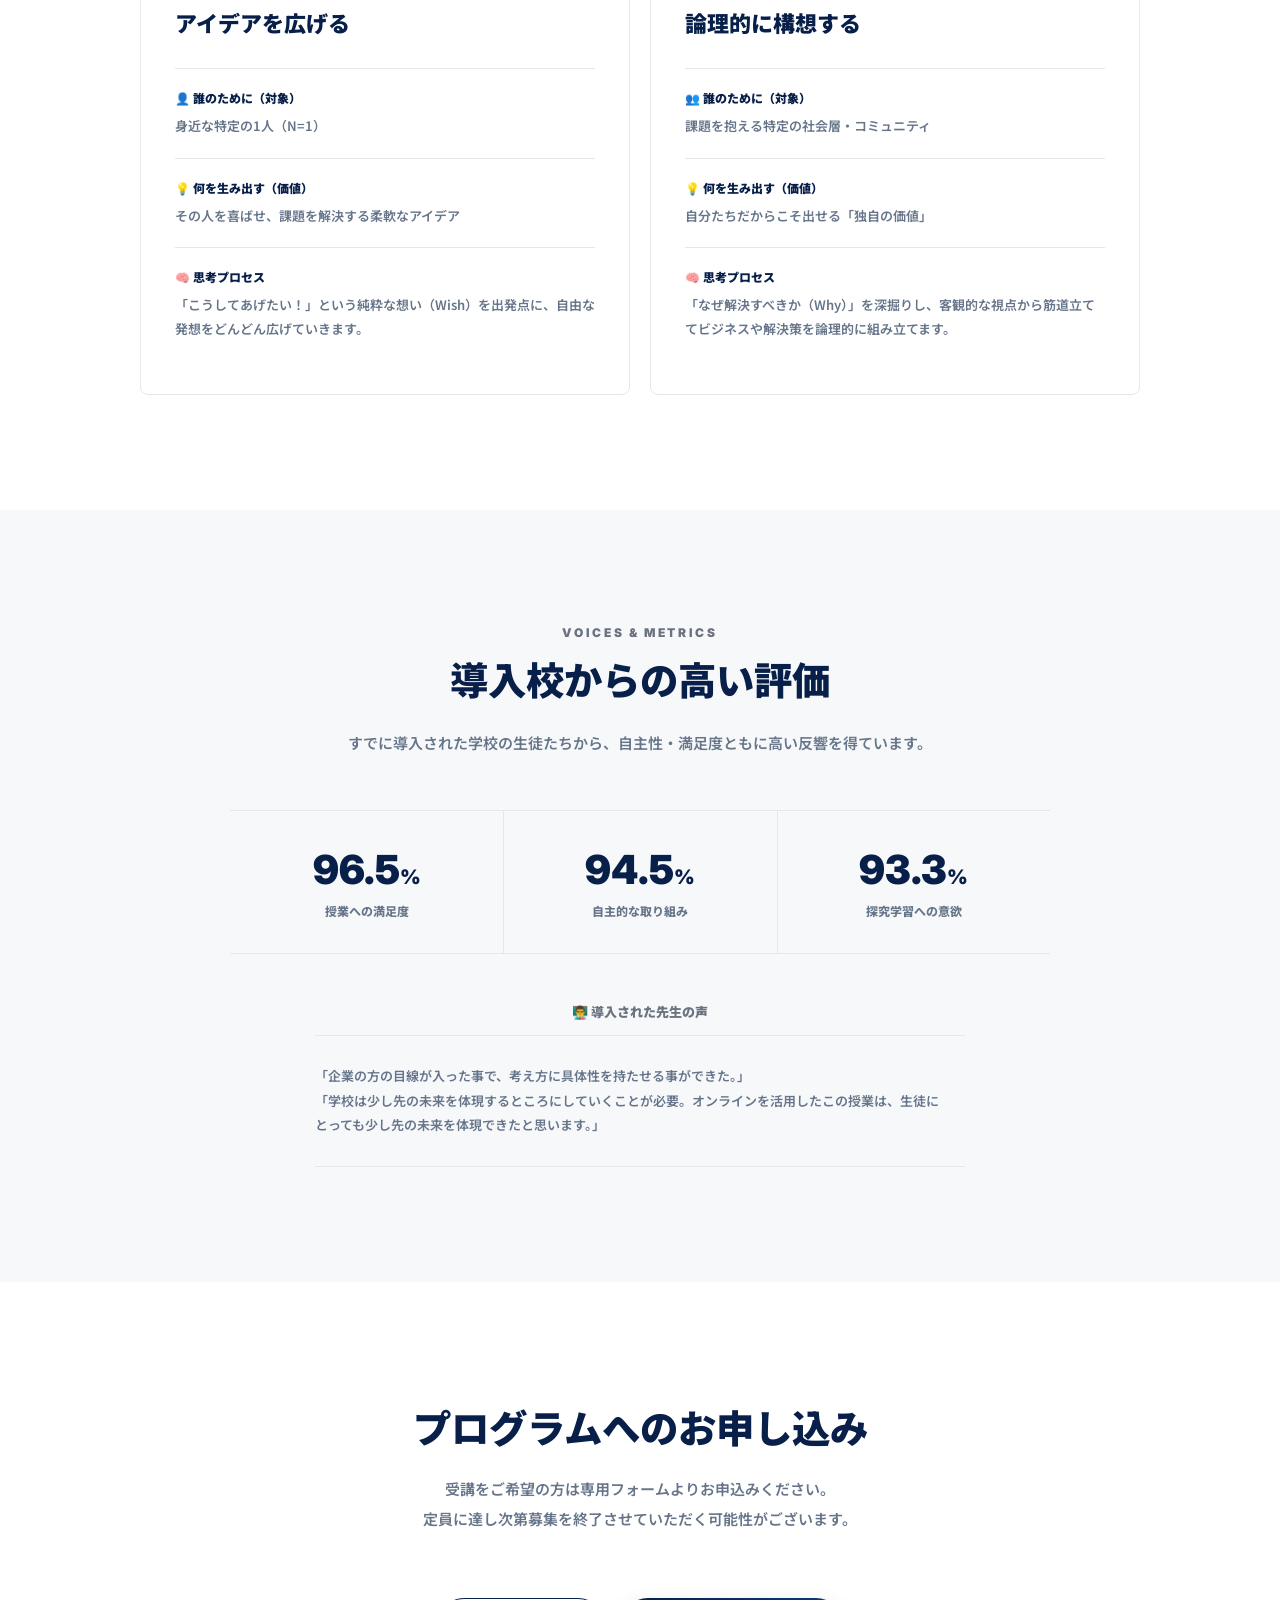
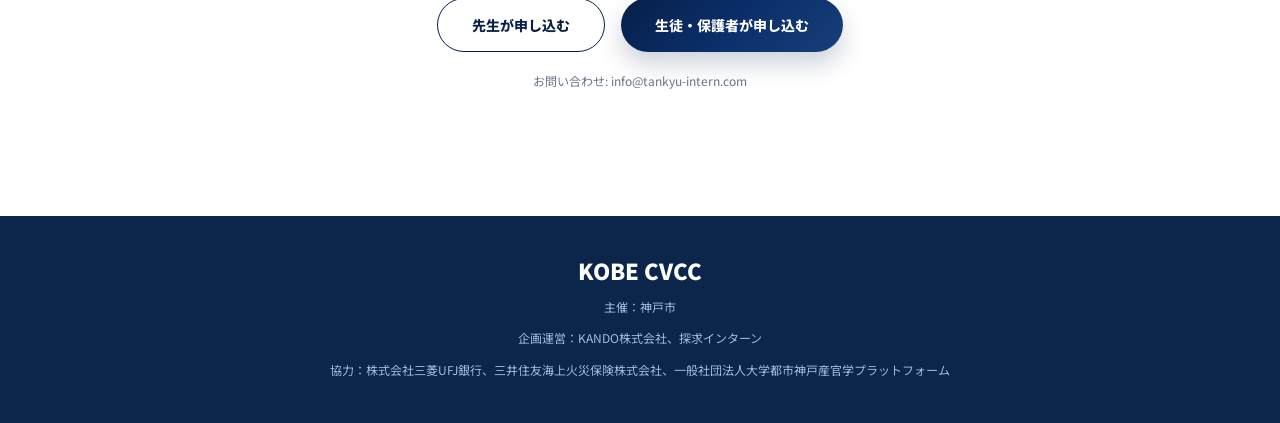
<file: tankyu.html>
<!DOCTYPE html>
<html lang="ja">
<head>
<meta charset="UTF-8">
<meta name="viewport" content="width=device-width, initial-scale=1.0">
<title>探究インターン | 朝日新聞 × 博報堂 神戸市中学・高校向け</title>
<link rel="preconnect" href="https://fonts.googleapis.com">
<link rel="preconnect" href="https://fonts.gstatic.com" crossorigin>
<link href="https://fonts.googleapis.com/css2?family=Inter:wght;600;700;800;900&family=Noto+Sans+JP:wght;500;600;700;800;900&display=swap" rel="stylesheet">
<link rel="stylesheet" href="tankyu.css">
</head>
<body>

<nav class="nav">
  <a class="nav-brand" href="index.html">
    <div class="nav-logo">KOBE CVCC</div>
    <div class="nav-tagline">課題解決人材・次世代産業創造人材育成プログラム</div>
  </a>
  <div class="nav-links">
    <a
      class="btn-nav btn-nav-secondary"
      href="https://que.digital.asahi.com/question/11019264"
      target="_blank"
      rel="noreferrer"
    >
      先生が申し込む
    </a>
  
    <a
      class="btn-nav"
      href="https://que.digital.asahi.com/question/11019418"
      target="_blank"
      rel="noreferrer"
    >
      生徒・保護者が申し込む
    </a>
  </div>
</nav>

<!-- HERO -->
<div class="hero">
  <div class="hero-badge">NEW EDUCATION PROGRAM</div>
  <h1 class="hero-title">これからの時代を担う、<br>新しい世代の育成を。<em>探究インターン</em></h1>
  <p class="hero-sub">中・高校生の段階から「実社会の課題」に直接向き合い、<br>AI活用を含む課題解決力や主体性・協働性を育む、新しい授業プログラムです。</p>
  
  <div class="hero-nums">
    <div class="hero-num">
      <div class="hero-num-val">3<span>コース</span></div>
      <div class="hero-num-label">選べる探究テーマ</div>
    </div>
    <div class="hero-num">
      <div class="hero-num-val">40<span>分×4本</span></div>
      <div class="hero-num-label">オンデマンド動画</div>
    </div>
    <div class="hero-num">
      <div class="hero-num-val">1<span>day</span></div>
      <div class="hero-num-label">対面ワークショップ</div>
    </div>
  </div>
</div>
<div class="wave"></div>

<!-- 1. ABOUT (探究インターンとは) -->
<div class="why-sec">
  <div class="wrap">
    <div class="fu in">
      <div class="sec-label">ABOUT</div>
      <h2 class="sec-title">「探究インターン」とは？</h2>
      <p class="sec-lead">教育分野で独自のネットワークを培ってきた「朝日新聞社」と、社会課題解決を支援する「博報堂」が、<br>想いを同じくする企業と連携し、探究学習に特化した授業を提供します。</p>
    </div>
    
    <div class="why-grid fu in">
      <div class="why-card">
        <div class="why-num">01</div>
        <div class="why-card-content">
          <div class="why-card-title">社会課題に取り組む<br>企業の実践知を共有</div>
          <p class="why-card-text">SDGsなど、企業が実際に抱えている課題やアイデアを、担当者自身が動画で共有。学校現場では得られにくい「実践知」を基に課題設定に取り組みます。</p>
        </div>
      </div>
      <div class="why-card">
        <div class="why-num">02</div>
        <div class="why-card-content">
          <div class="why-card-title">プロの探究ノウハウを<br>動画で提供</div>
          <p class="why-card-text">「情報を集めるプロ」の朝日新聞、「アイデアを考えるプロ」の博報堂の専門家が、インタビューのコツや論理的思考などのノウハウを短い動画で伝授します。</p>
        </div>
      </div>
      <div class="why-card">
        <div class="why-num">03</div>
        <div class="why-card-content">
          <div class="why-card-title">先生の授業準備や<br>進行の負担を軽減</div>
          <p class="why-card-text">専用のワークシートなど教材はすべてご用意。動画視聴がメインのため、授業内・課外活動の両方で、学校のペースに合わせて柔軟に実施可能です。</p>
        </div>
      </div>
    </div>
  </div>
</div>

<!-- 2. STUDENT BENEFITS (生徒へのメリット) -->
<div class="benefits-sec">
  <div class="wrap">
    <div class="fu in">
      <div class="sec-label">STUDENT BENEFITS</div>
      <h2 class="sec-title">中学生・高校生が参加するメリット</h2>
      <p class="sec-lead">企業と一緒に「本物の課題」に挑戦する経験は、皆さん自身の成長を促すだけでなく、これからの進路選びや入試においても大きな強みとなります。</p>
    </div>
    
    <div class="benefits-grid fu in">
      <div class="benefit-card">
        <div class="benefit-icon">🎓</div>
        <h3 class="benefit-title">大学・高校入試での<br>強力なアピールポイントに</h3>
        <p class="benefit-desc">今の入試で重視されるのは「自分で考え、行動する力」です。正解のない社会課題に企業と連携して取り組んだ経験は、志望理由書や面接において、あなただけの説得力あるアピール材料になります。</p>
      </div>
      <div class="benefit-card">
        <div class="benefit-icon">🧭</div>
        <h3 class="benefit-title">将来の目標が見つかり、<br>毎日の学習意欲が向上する</h3>
        <p class="benefit-desc">早い段階で実社会で働く企業の人と関わり、「将来、社会にどんな価値を提供したいか」を考えることで、日々の勉強の「意味」に気づくことができます。探究経験が進路への意識を高め、勉強へのモチベーションも向上させます。</p>
      </div>
      <div class="benefit-card">
        <div class="benefit-icon">🌱</div>
        <h3 class="benefit-title">テストの点数では測れない<br>「社会を生き抜く力」が育つ</h3>
        <p class="benefit-desc">チームで協力する力、自分の意見を分かりやすく伝える力、答えのない問いに粘り強く取り組む力など。このプログラムを通じて、これからの予測困難な社会をたくましく生き抜くための「本当の力」が大きく成長します。</p>
      </div>
    </div>
  </div>
</div>

<!-- 3. COURSES (コース紹介) -->
<div class="course-sec">
  <div class="wrap">
    <div class="fu in">
      <div class="sec-label">COURSES</div>
      <h2 class="sec-title">実施予定の3つのコース</h2>
      <p class="sec-lead">各コース、全3〜4回のオンデマンド動画学習と、神戸市内での対面ワークショップ（1日）で構成されます。<br>お好きなコースを選択してお申し込みください。</p>
    </div>
    
    <div class="course-grid fu in">
      <div class="course-card">
        <div class="course-header">
          <div class="course-icon">🤖</div>
          <div class="course-category">TECHNOLOGY</div>
          <div class="course-partner">by SAK University</div>
        </div>
        <div class="course-body">
          <h3 class="course-question">これからの時代に求められる<br>「AI」との向き合い方とは？</h3>
          <p class="course-desc">急速に進化するAIと私たちはどう向き合うべきか。倫理的側面も学びながら、英国国立大学提携校の専門講師の指導のもと、実際に「AIコンパニオン」を自ら設計します。</p>
        </div>
      </div>
      
      <div class="course-card">
        <div class="course-header">
          <div class="course-icon">🌍</div>
          <div class="course-category">SUSTAINABILITY</div>
          <div class="course-partner">by 公益財団法人旭硝子財団</div>
        </div>
        <div class="course-body">
          <h3 class="course-question">地球の環境問題により<br>興味を持てるアイデアとは？</h3>
          <p class="course-desc">気候変動など、持続可能な社会の実現に向けた旭硝子財団の取り組み事例を基に、一人の生活者として環境問題にどう向き合うべきか、自分たちにできることを探ります。</p>
        </div>
      </div>

      <!-- 不足していた閉じタグや説明文を補完 -->
      <div class="course-card">
        <div class="course-header">
          <div class="course-icon">🎎</div>
          <div class="course-category">TRADITION</div>
          <div class="course-partner">by SIGNING</div>
        </div>
        <div class="course-body">
          <h3 class="course-question">日本の伝統工芸がより愛される文化になるためのアイデアとは？</h3>
          <p class="course-desc">社会のライフスタイルが変化する中で、伝統工芸の新しい価値をどのように生み出せるか。独自の視点からリブランディングや活用のアイデアを考えます。</p>
        </div>
      </div>
    </div>
  </div>
</div>

<!-- 4. PROGRAM FLOW (プログラム構成：どう進むか) -->
<div class="prog-sec">
  <div class="wrap">
    <div class="fu in">
      <div class="sec-label">PROGRAM FLOW</div>
      <h2 class="sec-title">探究プロセスに沿った体系的な学び</h2>
      <p class="sec-lead">動画でのインプットと、グループでのワークを繰り返し、最終的に対面ワークショップでアイデアを形にします。</p>
    </div>

    <div class="timeline fu in">
      <div class="timeline-track">
        <div class="tl-item">
          <div class="tl-dot">1</div>
          <div class="tl-phase">課題設定</div>
          <div class="tl-time">40分 × 4回</div>
          <div class="tl-desc">
            <strong>Issue Sharing</strong>
            企業の担当者が社会課題を共有。独自のフレームワークを用いて、グループで「仮説」を立てます。
          </div>
        </div>

        <div class="tl-shared-wrapper">
          <div class="tl-shared-time-badge">20分 × 8回</div>
        
          <div class="tl-item">
            <div class="tl-dot">2</div>
            <div class="tl-phase">情報収集</div>
            <div class="tl-time-spacer"></div>
        
            <div class="tl-desc">
              <strong>Practical Input動画</strong>
              朝日新聞記者による「インタビューのコツ」、博報堂による「情報との向き合い方」を学びます。
            </div>
          </div>
        
          <div class="tl-item">
            <div class="tl-dot">3</div>
            <div class="tl-phase">整理・分析</div>
            <div class="tl-time-spacer"></div>
        
            <div class="tl-desc">
              <strong>Practical Input動画</strong>
              ロジカルシンキング入門や、集めた情報から「コアアイデアのつくり方」を学びます。
            </div>
          </div>
        </div>
        
        <div class="tl-item">
          <div class="tl-dot">4</div>
          <div class="tl-phase">まとめ・共創</div>
          <div class="tl-time">半日想定</div>
          <div class="tl-desc">
            <strong>対面ワークショップ</strong>
            心を動かすアイデア発想や文章術を学んだ後、1日の対面WSで企業と共に企画を練り上げます。
          </div>
        </div>
      </div>
    </div>

    <div class="fu in program-note">
      <p class="program-note-title"><strong>💡 Practical Input（プラクティカル・インプット）動画について</strong></p>
      <p>現場で働くプロ（記者やクリエイターなど）が実践的な探究ノウハウを伝授する約20分の動画です（全8本ご用意）。<br>学校のスケジュールやニーズに合わせて、任意のタイミングで自由にご活用いただけます（受講は任意です）。</p>
    </div>
  </div>
</div>

<!-- 5. WORKSHOP APPROACH (ワークショップの詳細) -->
<div class="approach-sec">
  <div class="wrap">
    <div class="fu in">
      <div class="sec-label">WORKSHOP</div>
      <h2 class="sec-title">中学生・高校生 それぞれに合わせたアプローチ</h2>
      <p class="sec-lead">対面ワークショップでは、生徒の視野や発達段階に合わせ、アイデア創出のプロセスを分けて提供します。</p>
    </div>
    
    <div class="approach-grid fu in">
      <!-- 中学生 -->
      <div class="approach-card approach-card--jh">
        <div class="approach-heading">
          <span class="approach-badge approach-badge--jh">中学生向け</span>
          <h3 class="approach-title">「身近な人への共感」から<br>アイデアを広げる</h3>
        </div>
        <div class="approach-items">
          <div class="approach-item">
            <div class="approach-item-label"><span>👤</span> 誰のために（対象）</div>
            <div class="approach-item-text">身近な特定の1人（N=1）</div>
          </div>
          <div class="approach-item">
            <div class="approach-item-label"><span>💡</span> 何を生み出す（価値）</div>
            <div class="approach-item-text">その人を喜ばせ、課題を解決する柔軟なアイデア</div>
          </div>
          <div class="approach-item">
            <div class="approach-item-label"><span>🧠</span> 思考プロセス</div>
            <div class="approach-item-text">「こうしてあげたい！」という純粋な想い（Wish）を出発点に、自由な発想をどんどん広げていきます。</div>
          </div>
        </div>
      </div>
      
      <!-- 高校生 -->
      <div class="approach-card approach-card--hs">
        <div class="approach-heading">
          <span class="approach-badge approach-badge--hs">高校生向け</span>
          <h3 class="approach-title">「社会課題の解決」に向けて<br>論理的に構想する</h3>
        </div>
        <div class="approach-items">
          <div class="approach-item">
            <div class="approach-item-label"><span>👥</span> 誰のために（対象）</div>
            <div class="approach-item-text">課題を抱える特定の社会層・コミュニティ</div>
          </div>
          <div class="approach-item">
            <div class="approach-item-label"><span>💡</span> 何を生み出す（価値）</div>
            <div class="approach-item-text">自分たちだからこそ出せる「独自の価値」</div>
          </div>
          <div class="approach-item">
            <div class="approach-item-label"><span>🧠</span> 思考プロセス</div>
            <div class="approach-item-text">「なぜ解決すべきか（Why）」を深掘りし、客観的な視点から筋道立ててビジネスや解決策を論理的に組み立てます。</div>
          </div>
        </div>
      </div>
    </div>
  </div>
</div>

<!-- 6. METRICS (実績・事例) -->
<div class="metrics-sec">
  <div class="wrap">
    <div class="fu in">
      <div class="sec-label">VOICES & METRICS</div>
      <h2 class="sec-title">導入校からの高い評価</h2>
      <p class="sec-lead">すでに導入された学校の生徒たちから、自主性・満足度ともに高い反響を得ています。</p>
    </div>
    
    <div class="metrics-grid fu in">
      <div class="metric-box">
        <div class="metric-val">96.5<span>%</span></div>
        <div class="metric-label">授業への満足度</div>
      </div>
      <div class="metric-box">
        <div class="metric-val">94.5<span>%</span></div>
        <div class="metric-label">自主的な取り組み</div>
      </div>
      <div class="metric-box">
        <div class="metric-val">93.3<span>%</span></div>
        <div class="metric-label">探究学習への意欲</div>
      </div>
    </div>
    
    <div class="fu in teacher-voice">
      <p class="teacher-voice-label">👨‍🏫 導入された先生の声</p>
      <p class="teacher-voice-text">
        「企業の方の目線が入った事で、考え方に具体性を持たせる事ができた。」<br>
        「学校は少し先の未来を体現するところにしていくことが必要。オンラインを活用したこの授業は、生徒にとっても少し先の未来を体現できたと思います。」
      </p>
    </div>
  </div>
</div>

<!-- 7. CTA -->
<div id="cta" class="cta-sec">
  <div class="fu in">
    <h2 class="cta-title">プログラムへのお申し込み</h2>
    <p class="cta-sub">受講をご希望の方は専用フォームよりお申込みください。<br>定員に達し次第募集を終了させていただく可能性がございます。</p>
    <div class="cta-buttons">
      <a
        class="btn-cta btn-cta-secondary"
        href="https://que.digital.asahi.com/question/11019264"
        target="_blank"
        rel="noreferrer"
      >
        先生が申し込む
      </a>
    
      <a
        class="btn-cta"
        href="https://que.digital.asahi.com/question/11019418"
        target="_blank"
        rel="noreferrer"
      >
        生徒・保護者が申し込む
      </a>
    </div>
    <p class="contact">お問い合わせ: info@tankyu-intern.com</p>
  </div>
</div>

<div class="footer">
  <div class="footer-title">KOBE CVCC</div>
  <p class="footer-main">主催：神戸市</p>
  <p class="footer-main">企画運営：KANDO株式会社、探求インターン</p>
  <p class="footer-main">協力：株式会社三菱UFJ銀行、三井住友海上火災保険株式会社、一般社団法人大学都市神戸産官学プラットフォーム</p>
</div>

<script>
// スクロール時のフェードインアニメーション
const io = new IntersectionObserver(entries => {
  entries.forEach(e => {
    if(e.isIntersecting){
      e.target.classList.add('in');
      io.unobserve(e.target);
    }
  });
}, { threshold: 0.1 });

document.querySelectorAll('.fu').forEach(el => io.observe(el));
</script>

</body>
</html>
</file>
<file: styles.css>
:root {
  --ink: #111827;
  --muted: #66758a;
  --line: #e5e7eb;
  --blue: #1f5fbf;
  --blue-dark: #0b2f6b;
  --blue-deep: #071f49;
  --navy-gradient: linear-gradient(135deg, #071f49 0%, #0b2f6b 52%, #173f7a 100%);
  --blue-soft: #f3f4f6;
  --cyan: #5fd3ff;
  --paper: #ffffff;
  --mist: #f7f8fa;
  --shadow: 0 18px 44px rgba(17, 24, 39, 0.1);
}

* {
  box-sizing: border-box;
}

html {
  scroll-behavior: smooth;
}

body {
  margin: 0;
  font-family: "Noto Sans JP", Inter, system-ui, sans-serif;
  color: #18181b;
  background: var(--paper);
  letter-spacing: 0;
}

h1,
h2,
h3,
p {
  line-break: strict;
  word-break: auto-phrase;
}

a {
  color: inherit;
}

.line {
  display: block;
}

.site-header {
  position: sticky;
  top: 0;
  z-index: 10;
  display: flex;
  align-items: center;
  justify-content: space-between;
  gap: 28px;
  min-height: 76px;
  padding: 14px clamp(20px, 5vw, 72px);
  border-bottom: 1px solid rgba(229, 231, 235, 0.95);
  background: rgba(255, 255, 255, 0.9);
  backdrop-filter: blur(16px);
}

.brand {
  display: inline-flex;
  align-items: center;
  gap: 12px;
  color: var(--blue-deep);
  text-decoration: none;
}

.brand-mark {
  display: grid;
  width: 44px;
  height: 44px;
  place-items: center;
  border-radius: 50%;
  color: #fff;
  font-size: 13px;
  font-weight: 900;
  background: var(--navy-gradient);
  box-shadow: 0 12px 26px rgba(7, 31, 73, 0.22);
}

.brand-name,
.brand-sub {
  display: block;
}

.brand-name {
  color: var(--blue-deep);
  font-size: 28px;
  font-weight: 900;
  letter-spacing: 0;
  line-height: 1.1;
}

.brand-sub {
  margin-top: 7px;
  color: var(--muted);
  font-size: 14px;
  font-weight: 800;
  line-height: 1.35;
}

.nav-actions {
  display: flex;
  align-items: center;
  gap: 24px;
  color: var(--blue-deep);
  font-size: 13px;
  font-weight: 800;
}

.nav-actions a {
  text-decoration: none;
}

.nav-button {
  padding: 11px 22px;
  border-radius: 999px;
  color: #fff;
  background: var(--navy-gradient);
  box-shadow: 0 12px 24px rgba(7, 31, 73, 0.2);
}

.hero {
  position: relative;
  overflow: hidden;
  min-height: 760px;
  display: flex;
  align-items: center;
  padding: clamp(72px, 9vw, 118px) 0;
  background:
    linear-gradient(90deg, rgba(255, 255, 255, 0.95) 0%, rgba(255, 255, 255, 0.86) 45%, rgba(255, 255, 255, 0.5) 100%),
    url("assets/kobe-hero.jpg") center / cover no-repeat;
}

.hero-inner {
  position: relative;
  z-index: 1;
  width: min(1040px, calc(100% - 40px));
  margin: 0 auto;
}

.hero-copyblock {
  max-width: 720px;
}

.eyebrow,
.section-label,
.program-kicker {
  margin: 0;
  color: #6b7280;
  font-size: 11px;
  font-weight: 900;
  letter-spacing: 0.18em;
  text-transform: uppercase;
}

.hero-program {
  margin: 16px 0 0;
  color: var(--blue-deep);
  font-size: 17px;
  font-weight: 900;
}

.hero h1 {
  margin: 18px 0 0;
  color: var(--blue-deep);
  font-size: clamp(42px, 5.4vw, 64px);
  font-weight: 900;
  line-height: 1.13;
}

.hero h1 .accent {
  color: var(--blue-deep);
}

.hero-copy {
  max-width: 660px;
  margin: 28px 0 0;
  color: var(--muted);
  font-size: clamp(15px, 1.5vw, 17px);
  line-height: 2.05;
}

.hero-actions {
  display: flex;
  flex-wrap: wrap;
  gap: 14px;
  margin-top: 36px;
}

.button {
  display: inline-flex;
  align-items: center;
  justify-content: center;
  min-height: 52px;
  padding: 0 28px;
  border-radius: 999px;
  font-size: 14px;
  font-weight: 900;
  text-decoration: none;
  transition: transform 0.2s, box-shadow 0.2s, background 0.2s;
}

.button:hover {
  transform: translateY(-2px);
}

.button-primary {
  color: #fff;
  background: var(--navy-gradient);
  box-shadow: 0 16px 34px rgba(7, 31, 73, 0.22);
}

.button-secondary {
  border: 1px solid #d1d5db;
  color: var(--blue-deep);
  background: #fff;
}

.section-band {
  background: var(--mist);
}

.section-inner {
  width: min(1000px, calc(100% - 40px));
  margin: 0 auto;
}

.intro {
  padding: clamp(72px, 9vw, 110px) 0;
  background: #fff;
}

.intro-grid {
  display: grid;
  grid-template-columns: 1.2fr 1fr;
  gap: 60px;
  align-items: center;
}

.intro h2 .line:first-child {
  white-space: nowrap;
  font-size: clamp(32px, 3.2vw, 44px);
}

h2,
.section-title {
  margin: 10px 0 0;
  color: var(--blue-deep);
  font-family: "Noto Sans JP", Inter, sans-serif;
  font-size: clamp(28px, 4vw, 46px);
  font-weight: 900;
  line-height: 1.45;
}

.centered {
  text-align: center;
}

.intro-text p,
.section-heading p {
  margin: 0;
  color: var(--muted);
  font-size: 15px;
  line-height: 2.05;
}

.intro .section-label {
  color: #6b7280;
  font-size: 18px;
  letter-spacing: 0.22em;
}

.program-kicker {
  color: #8a93a3;
}

.intro h2 {
  font-size: clamp(34px, 4vw, 46px);
  line-height: 1.45;
}

.intro h2 .keep-line {
  white-space: normal;
}

.intro-text p {
  max-width: 620px;
  font-size: 18px;
  font-weight: 800;
  line-height: 2.05;
}

.tag-list {
  display: flex;
  flex-wrap: wrap;
  gap: 10px;
  margin-top: 26px;
}

.tag-list span {
  padding: 9px 16px;
  border: 1px solid var(--line);
  border-radius: 999px;
  color: var(--blue-dark);
  font-size: 12px;
  font-weight: 900;
  background: #fff;
}

.partners {
  overflow: hidden;
  padding: 24px 0;
  border-top: 1px solid var(--line);
  border-bottom: 1px solid var(--line);
  background: #fff;
}

.partner-marquee {
  display: flex;
  width: 100%;
  overflow: hidden;
}

.partner-track {
  display: flex;
  width: max-content;
  gap: 14px;
  animation: marquee 30s linear infinite;
}

.partner-track span {
  display: grid;
  min-width: 190px;
  height: 66px;
  place-items: center;
  padding: 0 24px;
  border: 1px solid var(--line);
  border-radius: 999px;
  color: var(--blue-dark);
  font-size: 13px;
  font-weight: 900;
  white-space: nowrap;
  background: #fff;
}

@keyframes marquee {
  from {
    transform: translateX(0);
  }

  to {
    transform: translateX(calc(-50% - 7px));
  }
}

.why,
.news {
  padding: clamp(72px, 9vw, 108px) 0;
}

.programs {
  padding: clamp(76px, 9vw, 112px) 0;
  background: var(--mist);
}

.program-note {
  max-width: 820px;
  margin: 18px auto 0;
  color: var(--muted);
  font-size: 14px;
  font-weight: 700;
  line-height: 1.9;
}

.section-heading {
  max-width: 720px;
  margin: 0 auto 42px;
  text-align: center;
}

.section-heading p {
  margin-top: 18px;
}

.program-grid {
  display: grid;
  grid-template-columns: repeat(2, 1fr);
  gap: 22px;
  max-width: 900px;
  margin: 0 auto;
}

.program-card,
.why-card {
  overflow: hidden;
  border: 1px solid var(--line);
  border-radius: 8px;
  background: #fff;
  box-shadow: 0 1px 0 rgba(15, 63, 130, 0.04);
  transition: transform 0.22s, box-shadow 0.22s, border-color 0.22s;
}

.program-card:hover,
.why-card:hover {
  transform: translateY(-5px);
  border-color: #c7ccd4;
  box-shadow: var(--shadow);
}

.program-card {
  padding: 30px;
}

.program-card > span {
  display: inline-flex;
  align-items: center;
  justify-content: center;
  width: 46px;
  height: 46px;
  border-radius: 50%;
  color: #fff;
  font-family: Inter, "Noto Sans JP", sans-serif;
  font-weight: 900;
  background: var(--navy-gradient);
}

.program-card h3 {
  margin: 14px 0 10px;
  color: var(--blue-deep);
  font-size: 23px;
}

.program-card p:not(.program-kicker) {
  min-height: 82px;
  margin: 0 0 22px;
  color: var(--muted);
  font-size: 13px;
  line-height: 1.9;
}

.program-card a,
.news-head a {
  display: inline-flex;
  align-items: center;
  justify-content: center;
  min-height: 40px;
  padding: 0 18px;
  border: 1px solid var(--blue);
  border-radius: 999px;
  color: var(--blue-deep);
  font-size: 13px;
  font-weight: 900;
  text-decoration: none;
}

.program-disabled {
  display: inline-flex;
  align-items: center;
  justify-content: center;
  width: fit-content;
  margin-top: auto;
  padding: 12px 24px;
  border-radius: 999px;
  color: #6b7280;
  background: #f1f3f5;
  font-size: 14px;
  font-weight: 800;
  line-height: 1;
}

.why {
  background: var(--mist);
}

.why-grid {
  display: grid;
  grid-template-columns: repeat(3, 1fr);
  gap: 20px;
}

.why-card {
  padding: 30px;
}

.why-card span {
  display: inline-flex;
  align-items: center;
  justify-content: center;
  width: 46px;
  height: 46px;
  border-radius: 50%;
  color: #fff;
  font-weight: 900;
  background: var(--navy-gradient);
}

.why-card h3 {
  margin: 22px 0 12px;
  color: var(--blue-deep);
  font-size: 19px;
}

.why-card p {
  margin: 0;
  color: var(--muted);
  font-size: 13px;
  line-height: 1.9;
}

.news {
  background: var(--mist);
}

.news-head {
  display: flex;
  align-items: end;
  justify-content: space-between;
  gap: 20px;
  margin-bottom: 30px;
}

.news-list {
  padding: 0 28px;
  border: 1px solid var(--line);
  border-radius: 8px;
  background: #fff;
}

.news-row {
  display: grid;
  grid-template-columns: 118px 110px 1fr;
  gap: 18px;
  align-items: center;
  margin: 0;
  padding: 22px 0;
  border-bottom: 1px solid var(--line);
}

.news-row time {
  color: var(--muted);
  font-size: 13px;
  font-weight: 800;
}

.news-row p {
  margin: 0;
  color: var(--ink);
  font-size: 14px;
  line-height: 1.8;
}

.news-tag {
  justify-self: start;
  padding: 5px 12px;
  border-radius: 999px;
  font-size: 11px;
  font-weight: 900;
}

.activity {
  color: var(--ink);
  background: #f3f4f6;
}

.event {
  color: var(--ink);
  background: #f3f4f6;
}

.site-footer {
  color: #d8eaff;
  background: #0c254a;
}

.footer-skyline {
  height: 340px;
  overflow: hidden;
  background:
    linear-gradient(180deg, rgba(255, 255, 255, 0.32), rgba(255, 255, 255, 0.18)),
    linear-gradient(180deg, rgba(7, 31, 73, 0.02), rgba(7, 31, 73, 0.14)),
    url("assets/kobe-footer.jpg") center 48% / cover no-repeat;
}

.footer-content {
  width: min(1000px, calc(100% - 40px));
  margin: 0 auto;
  padding: 36px 0 42px;
  text-align: center;
}

.footer-title {
  margin: 0 0 12px;
  color: var(--cyan);
  font-size: 22px;
  font-weight: 900;
}

.footer-content p {
  margin: 6px 0;
  color: #9ebde0;
  font-size: 12px;
  line-height: 1.8;
}

.fade-up {
  opacity: 0;
  transform: translateY(24px);
  transition: opacity 0.7s ease, transform 0.7s ease;
}

.fade-up.is-visible {
  opacity: 1;
  transform: translateY(0);
}

@media (max-width: 980px) {
  .hero-inner {
    grid-template-columns: 1fr;
  }

  .hero-copyblock {
    max-width: none;
  }

  .intro-grid,
  .program-grid,
  .why-grid {
    grid-template-columns: 1fr;
  }

  .program-card p:not(.program-kicker) {
    min-height: auto;
  }
}

@media (max-width: 720px) {
  .site-header {
    min-height: 66px;
    padding: 11px 16px;
  }

  .brand-mark {
    width: 38px;
    height: 38px;
  }

  .brand-sub,
  .nav-actions a:not(.nav-button) {
    display: none;
  }

  .brand-name {
    font-size: 17px;
  }

  .nav-button {
    padding: 9px 14px;
  }

  .hero {
    padding: 48px 0 56px;
  }

  .hero-inner,
  .section-inner {
    width: min(100% - 32px, 1000px);
  }

  .hero h1 {
    font-size: clamp(32px, 9.2vw, 44px);
    line-height: 1.18;
  }

  .hero-program {
    font-size: 14px;
    line-height: 1.7;
  }

  .hero-copy {
    margin-top: 20px;
    font-size: 14px;
    line-height: 1.9;
  }

  .hero-copy .line {
    display: inline;
  }

  .hero-copy .line::after {
    content: "";
  }

  .hero-actions {
    flex-direction: column;
  }

  .button {
    width: 100%;
  }

  .news-head {
    align-items: start;
    flex-direction: column;
  }

  .news-row {
    grid-template-columns: 1fr;
    gap: 8px;
  }
}

.kobekatsu {
  padding: clamp(76px, 9vw, 112px) 0;
  background: #fff;
}

.kobekatsu .section-inner {
  padding: 0;
  border: 0;
  border-radius: 0;
  background: transparent;
}

.kobekatsu-grid {
  display: grid;
  grid-template-columns: repeat(2, 1fr);
  gap: 18px;
  max-width: 900px;
  margin: 0 auto;
}

.kobekatsu-card {
  position: relative;
  display: flex;
  flex-direction: column;
  min-height: 300px;
  padding: 28px;
  border: 1px solid var(--line);
  border-radius: 8px;
  color: inherit;
  text-decoration: none;
  background: #fff;
  transition: transform 0.22s, box-shadow 0.22s, border-color 0.22s;
}

.kobekatsu-card:hover {
  transform: translateY(-5px);
  border-color: #c7ccd4;
  box-shadow: var(--shadow);
}

.kobekatsu-card,
.kobekatsu-card *,
.kobekatsu-card:visited,
.kobekatsu-card:hover,
.kobekatsu-card:active {
  text-decoration: none;
}

.kobekatsu-num {
  display: inline-flex;
  align-items: center;
  justify-content: center;
  width: 42px;
  height: 42px;
  border-radius: 50%;
  color: #fff;
  background: var(--navy-gradient);
  font-size: 13px;
  font-weight: 900;
}

.kobekatsu-owner {
  margin: 18px 0 8px;
  color: #8a93a3;
  font-size: 11px;
  font-weight: 900;
  letter-spacing: 0.18em;
  text-transform: uppercase;
}

.kobekatsu-card h3 {
  margin: 0;
  color: var(--blue-deep);
  font-size: 21px;
  font-weight: 900;
  line-height: 1.55;
}

.kobekatsu-card p:last-child {
  margin: 14px 0 0;
  color: var(--muted);
  font-size: 13px;
  font-weight: 700;
  line-height: 1.9;
}

.kobekatsu-card::after {
  content: "詳しく見る";
  display: inline-flex;
  margin-top: auto;
  padding-top: 24px;
  color: var(--blue-deep);
  font-size: 12px;
  font-weight: 900;
}

.kobekatsu-card:last-child {
  grid-column: 1 / -1;
}
</file>
<file: program.css>
:root {
  --ink: #111827;
  --muted: #66758a;
  --line: #e5e7eb;
  --blue-deep: #071f49;
  --mist: #f7f8fa;
  --navy-gradient: linear-gradient(135deg, #071f49 0%, #0b2f6b 52%, #173f7a 100%);
  --shadow: 0 18px 44px rgba(17, 24, 39, 0.1);
}

* {
  box-sizing: border-box;
}

html {
  scroll-behavior: smooth;
}

body {
  margin: 0;
  font-family: "Noto Sans JP", Inter, system-ui, sans-serif;
  color: #18181b;
  background: #fff;
}

h1,
h2,
h3,
p {
  line-break: strict;
  word-break: auto-phrase;
}

a {
  color: inherit;
}

.site-header {
  position: sticky;
  top: 0;
  z-index: 10;
  display: flex;
  align-items: center;
  justify-content: space-between;
  gap: 28px;
  min-height: 76px;
  padding: 14px clamp(20px, 5vw, 72px);
  border-bottom: 1px solid rgba(229, 231, 235, 0.95);
  background: rgba(255, 255, 255, 0.9);
  backdrop-filter: blur(16px);
}

.brand {
  display: inline-flex;
  align-items: center;
  gap: 12px;
  color: var(--blue-deep);
  text-decoration: none;
}

.brand-mark {
  display: grid;
  width: 44px;
  height: 44px;
  place-items: center;
  border-radius: 50%;
  color: #fff;
  font-size: 13px;
  font-weight: 900;
  background: var(--navy-gradient);
  box-shadow: 0 12px 26px rgba(7, 31, 73, 0.22);
}

.brand-name,
.brand-sub {
  display: block;
}

.brand-name {
  color: var(--blue-deep);
  font-size: 28px;
  font-weight: 900;
  letter-spacing: 0;
  line-height: 1.1;
}

.brand-sub {
  margin-top: 7px;
  color: var(--muted);
  font-size: 14px;
  font-weight: 800;
  line-height: 1.35;
}

.nav-actions {
  display: flex;
  align-items: center;
  gap: 24px;
  color: var(--blue-deep);
  font-size: 13px;
  font-weight: 800;
}

.nav-actions a {
  text-decoration: none;
}

.nav-button,
.entry-button {
  padding: 11px 22px;
  border-radius: 999px;
  color: #fff;
  background: var(--navy-gradient);
  box-shadow: 0 12px 24px rgba(7, 31, 73, 0.2);
}

.hero {
  padding: clamp(96px, 12vw, 150px) 0 clamp(88px, 10vw, 126px);
  border-bottom: 1px solid var(--line);
  text-align: center;
  background: #fff;
}

.hero-inner,
.section-inner {
  width: min(1000px, calc(100% - 40px));
  margin: 0 auto;
}

.hero h1 {
  margin: 0;
  color: #18181b;
  font-family: "Noto Sans JP", Inter, sans-serif;
  font-weight: 900;
  line-height: 1.45;
  letter-spacing: 0;
}

.hero h1 span {
  display: block;
  font-size: clamp(34px, 4.2vw, 52px);
  text-wrap: balance;
}

.hero h1 em {
  display: block;
  margin-top: 24px;
  color: var(--blue-deep);
  font-family: Inter, "Noto Sans JP", sans-serif;
  font-size: clamp(64px, 8vw, 104px);
  font-style: normal;
  line-height: 1;
  letter-spacing: -0.02em;
}

.hero-subtitle {
  max-width: 780px;
  margin: 38px auto 0;
  color: var(--muted);
  font-size: 17px;
  font-weight: 700;
  line-height: 2;
  text-wrap: balance;
}

.hero-stats {
  display: grid;
  grid-template-columns: repeat(3, 1fr);
  max-width: 820px;
  margin: 56px auto 0;
  border-top: 1px solid var(--line);
  border-bottom: 1px solid var(--line);
}

.hero-stats > div {
  padding: 30px 22px 28px;
}

.hero-stats > div + div {
  border-left: 1px solid var(--line);
}

.hero-stats p {
  margin: 0;
  color: var(--blue-deep);
  font-family: Inter, "Noto Sans JP", sans-serif;
  line-height: 1;
}

.hero-stats strong {
  font-size: 44px;
  font-weight: 900;
}

.hero-stats span {
  margin-left: 7px;
  font-size: 14px;
  font-weight: 800;
}

.hero-stats small {
  display: block;
  margin-top: 12px;
  color: var(--muted);
  font-size: 12px;
  font-weight: 800;
}

.hero-copy {
  max-width: 720px;
  margin: 28px auto 0;
  color: var(--muted);
  font-size: 18px;
  font-weight: 800;
  line-height: 2;
}

.section-label {
  margin: 0;
  color: #6b7280;
  font-size: 12px;
  font-weight: 900;
  letter-spacing: 0.22em;
  text-transform: uppercase;
}

.section-heading {
  max-width: 840px;
  margin-bottom: 46px;
}

.section-heading.centered {
  margin: 0 auto 54px;
  text-align: center;
}

.section-heading h2,
.entry h2 {
  margin: 12px 0 0;
  color: var(--blue-deep);
  font-size: clamp(28px, 3vw, 40px);
  font-weight: 900;
  line-height: 1.35;
}

.section-heading p:not(.section-label),
.entry p {
  color: var(--muted);
  font-size: 15px;
  font-weight: 700;
  line-height: 2;
}

.program-about,
.fit,
.flow,
.coaches,
.entry {
  padding: clamp(78px, 9vw, 118px) 0;
}

.about-lead,
.about-sub {
  margin: 28px 0 0;
  color: #18181b;
  font-size: clamp(20px, 2.5vw, 28px);
  font-weight: 900;
  line-height: 1.7;
}

.about-sub {
  margin-top: 6px;
  color: var(--muted);
  font-size: clamp(18px, 2vw, 24px);
  font-weight: 700;
}
.fit {
  background: #f7f8fa;
}

.fit-grid {
  display: grid;
  grid-template-columns: repeat(3, 1fr);
  gap: 18px;
}

.fit-grid article {
  min-height: 270px;
  padding: 32px;
  border: 1px solid var(--line);
  border-radius: 12px;
  background: #fff;
  transition: transform 0.22s ease, box-shadow 0.22s ease;
}

.fit-grid article:hover {
  transform: translateY(-5px);
  box-shadow: var(--shadow);
}

.fit-grid span {
  color: #9aa3b2;
  font-family: Inter, "Noto Sans JP", sans-serif;
  font-size: 12px;
  font-weight: 900;
  letter-spacing: 0.14em;
  text-transform: uppercase;
}

.fit-grid h3 {
  margin: 28px 0 22px;
  color: var(--blue-deep);
  font-size: clamp(21px, 2.1vw, 28px);
  font-weight: 900;
  line-height: 1.55;
}

.fit-grid p {
  margin: 0;
  color: var(--muted);
  font-size: 14px;
  font-weight: 700;
  line-height: 1.9;
}

.flow {
  background: #fff;
}

.flow-grid {
  display: grid;
  grid-template-columns: repeat(4, 1fr);
  gap: 0;
  border-top: 1px solid var(--line);
}

.flow-grid article {
  padding: 40px 34px 20px 0;
}

.flow-grid span {
  color: #b8552f;
  font-family: Inter, "Noto Sans JP", sans-serif;
  font-size: 15px;
  font-weight: 900;
  letter-spacing: 0.04em;
  text-transform: uppercase;
}

.flow-grid h3 {
  margin: 30px 0 20px;
  color: #18181b;
  font-family: Inter, "Noto Sans JP", sans-serif;
  font-size: clamp(24px, 2.8vw, 36px);
  line-height: 1.2;
}

.flow-grid p {
  margin: 0;
  color: var(--muted);
  font-size: 15px;
  font-weight: 700;
  line-height: 2;
}

.flow-grid strong {
  display: block;
  margin-bottom: 18px;
  color: #888;
  font-size: 18px;
  font-weight: 900;
  line-height: 1.6;
}

.coach-note {
  max-width: 850px;
  margin: 0 auto;
  padding: 42px 0;
  border-top: 1px solid var(--line);
  border-bottom: 1px solid var(--line);
  text-align: center;
}

.coach-note h2 {
  margin: 0 0 18px;
  color: var(--blue-deep);
  font-size: clamp(26px, 3vw, 38px);
}

.coach-note p {
  margin: 0;
  color: var(--muted);
  font-size: 15px;
  font-weight: 700;
  line-height: 2;
}

.official-link {
  margin-top: 34px;
  text-align: center;
}

.official-link a,
.entry-button {
  display: inline-flex;
  align-items: center;
  justify-content: center;
  min-height: 56px;
  padding: 0 38px;
  border-radius: 999px;
  color: #fff;
  background: var(--navy-gradient);
  box-shadow: 0 16px 34px rgba(7, 31, 73, 0.2);
  font-size: 14px;
  font-weight: 900;
  text-decoration: none;
  transition: transform 0.2s ease, box-shadow 0.2s ease;
}

.official-link a:hover,
.entry-button:hover {
  transform: translateY(-2px);
  box-shadow: 0 20px 40px rgba(7, 31, 73, 0.25);
}

.entry {
  text-align: center;
  background: #fff;
}

.entry-inner {
  max-width: 820px;
}

.entry h2 {
  margin: 0;
  font-size: clamp(32px, 4vw, 48px);
}

.entry p {
  margin: 28px 0 0;
  font-size: 17px;
  font-weight: 700;
  line-height: 2;
}

.entry-button {
  min-width: 350px;
  margin-top: 34px;
}

.site-footer {
  color: #d8eaff;
  background: #0c254a;
}

.footer-skyline {
  height: 300px;
  background:
    linear-gradient(180deg, rgba(255, 255, 255, 0.32), rgba(255, 255, 255, 0.18)),
    linear-gradient(180deg, rgba(7, 31, 73, 0.02), rgba(7, 31, 73, 0.14)),
    url("assets/kobe-footer.jpg") center 48% / cover no-repeat;
}

.footer-content {
  width: min(1000px, calc(100% - 40px));
  margin: 0 auto;
  padding: 36px 0 42px;
  text-align: center;
}

.footer-title {
  margin: 0 0 12px;
  color: #fff;
  font-size: 22px;
  font-weight: 900;
}

.footer-content p {
  margin: 6px 0;
  color: #9ebde0;
  font-size: 12px;
  line-height: 1.8;
}

.fade-up {
  opacity: 0;
  transform: translateY(24px);
  transition: opacity 0.7s ease, transform 0.7s ease;
}

.fade-up.is-visible {
  opacity: 1;
  transform: translateY(0);
}

@media (max-width: 980px) {
  .summary-grid,
  .feature-grid,
  .fit-grid,
  .flow-grid,
  .coach-list {
    grid-template-columns: 1fr 1fr;
  }
}

@media (max-width: 720px) {
  .site-header {
    min-height: 66px;
    padding: 11px 16px;
  }

  .brand-mark {
    width: 38px;
    height: 38px;
  }

  .brand-sub,
  .nav-actions a:not(.nav-button) {
    display: none;
  }

  .brand-name {
    font-size: 17px;
  }

  .summary-grid,
  .summary-stats,
  .feature-grid,
  .fit-grid,
  .flow-grid,
  .coach-list {
    grid-template-columns: 1fr;
  }

  .hero-stats {
    grid-template-columns: 1fr;
  }

  .hero-stats > div + div {
    border-left: 0;
    border-top: 1px solid var(--line);
  }

  .entry-button {
    min-width: 0;
  }
}
</file>
<file: talent.css>
:root {
  --ink: #111827;
  --muted: #66758a;
  --line: #e5e7eb;
  --blue: #1f5fbf;
  --blue-dark: #0b2f6b;
  --blue-deep: #071f49;
  --mist: #f7f8fa;
  --navy-gradient: linear-gradient(135deg, #071f49 0%, #0b2f6b 52%, #173f7a 100%);
  --shadow: 0 18px 44px rgba(17, 24, 39, 0.1);
}

* {
  box-sizing: border-box;
}

html {
  scroll-behavior: smooth;
}

body {
  margin: 0;
  font-family: "Noto Sans JP", Inter, system-ui, sans-serif;
  color: #18181b;
  background: #fff;
}

h1,
h2,
h3,
h4,
p {
  line-break: strict;
  word-break: auto-phrase;
}

a {
  color: inherit;
}

.site-header {
  position: sticky;
  top: 0;
  z-index: 10;
  display: flex;
  align-items: center;
  justify-content: space-between;
  gap: 28px;
  min-height: 76px;
  padding: 14px clamp(20px, 5vw, 72px);
  border-bottom: 1px solid rgba(229, 231, 235, 0.95);
  background: rgba(255, 255, 255, 0.9);
  backdrop-filter: blur(16px);
}

.brand {
  display: inline-flex;
  align-items: center;
  gap: 12px;
  color: var(--blue-deep);
  text-decoration: none;
}

.brand-mark {
  display: grid;
  width: 44px;
  height: 44px;
  place-items: center;
  border-radius: 50%;
  color: #fff;
  font-size: 13px;
  font-weight: 900;
  background: var(--navy-gradient);
  box-shadow: 0 12px 26px rgba(7, 31, 73, 0.22);
}

.brand-name,
.brand-sub {
  display: block;
}

.brand-name {
  color: var(--blue-deep);
  font-size: 28px;
  font-weight: 900;
  letter-spacing: 0;
  line-height: 1.1;
}

.brand-sub {
  margin-top: 7px;
  color: var(--muted);
  font-size: 14px;
  font-weight: 800;
  line-height: 1.35;
}

.nav-actions {
  display: flex;
  align-items: center;
  gap: 24px;
  color: var(--blue-deep);
  font-size: 13px;
  font-weight: 800;
}

.nav-actions a {
  text-decoration: none;
}

.nav-button {
  padding: 11px 22px;
  border-radius: 999px;
  color: #fff;
  background: var(--navy-gradient);
  box-shadow: 0 12px 24px rgba(7, 31, 73, 0.2);
}

.hero {
  padding: clamp(96px, 12vw, 150px) 0;
  border-bottom: 1px solid var(--line);
  text-align: center;
  background: #fff;
}

.hero-inner,
.section-inner {
  width: min(1000px, calc(100% - 40px));
  margin: 0 auto;
}

.hero h1 {
  margin: 0;
  color: #18181b;
  font-family: Inter, "Noto Sans JP", sans-serif;
  font-size: clamp(64px, 8vw, 104px);
  font-weight: 900;
  line-height: 1;
  letter-spacing: -0.02em;
}

.hero-subtitle {
  margin: 42px 0 0;
  color: #888;
  font-family: "Noto Sans JP", Inter, sans-serif;
  font-size: clamp(28px, 3.6vw, 44px);
  font-weight: 600;
  line-height: 1.3;
}

.section-heading h2 {
  margin: 12px 0 0;
  color: var(--blue-deep);
  font-size: clamp(28px, 3.4vw, 44px);
  font-weight: 900;
  line-height: 1.35;
}

.hero-copy {
  max-width: 650px;
  margin: 26px 0 0;
  color: var(--muted);
  font-size: 18px;
  font-weight: 600;
  line-height: 2;
}

.section-label {
  margin: 0;
  color: #6b7280;
  font-size: 12px;
  font-weight: 900;
  letter-spacing: 0.22em;
  text-transform: uppercase;
}

.centered {
  text-align: center;
}

.vision,
.why-kobe,
.roadmap {
  padding: clamp(76px, 9vw, 112px) 0;
}

.why-kobe,
.roadmap {
  background: #fff;
}

.section-heading {
  max-width: 760px;
  margin-bottom: 38px;
}

.section-heading.centered {
  max-width: 820px;
  margin: 0 auto 42px;
}

.vision-model {
  display: grid;
  gap: 22px;
}

.model-head {
  padding: 32px 0 38px;
  border-top: 1px solid var(--line);
  border-bottom: 1px solid var(--line);
  color: var(--ink);
  background: #fff;
}

.model-head p,
.strip-label {
  margin: 0;
  color: #8a93a3;
  font-size: 11px;
  font-weight: 900;
  letter-spacing: 0.14em;
  text-transform: uppercase;
}

.model-head h3 {
  margin: 14px 0 0;
  max-width: 1040px;
  color: var(--blue-deep);
  font-size: clamp(20px, 2.1vw, 28px);
  line-height: 1.9;
  letter-spacing: 0.01em;
}

.model-grid {
  display: grid;
  grid-template-columns: repeat(3, 1fr);
  gap: 18px;
}

.model-card {
  min-height: 180px;
  padding: 28px;
  border: 1px solid var(--line);
  border-radius: 8px;
  background: #fff;
  box-shadow: 0 1px 0 rgba(17, 24, 39, 0.04);
  transition: transform 0.25s ease, box-shadow 0.25s ease, border-color 0.25s ease;
}

.model-card span {
  display: inline-flex;
  align-items: center;
  justify-content: center;
  width: 36px;
  height: 36px;
  border-radius: 50%;
  color: #fff;
  font-family: Inter, "Noto Sans JP", sans-serif;
  font-size: 12px;
  font-weight: 900;
  background: var(--navy-gradient);
}

.model-card h4 {
  margin: 12px 0 8px;
  color: var(--blue-deep);
  font-size: 28px;
  line-height: 1.45;
}

.model-card p {
  margin: 0;
  color: var(--muted);
  font-size: 13px;
  font-weight: 600;
  line-height: 1.65;
}

.model-card ul {
  display: grid;
  gap: 8px;
  max-height: 0;
  padding: 0;
  margin: 0;
  overflow: hidden;
  color: var(--muted);
  font-size: 12px;
  font-weight: 600;
  line-height: 1.55;
  list-style: none;
  opacity: 0;
  transition: max-height 0.25s ease, margin 0.25s ease, opacity 0.25s ease;
}

.model-card li::before {
  content: "☑︎";
  display: inline-block;
  margin-right: 7px;
  color: var(--blue-deep);
  font-size: 12px;
  vertical-align: 0;
}

.model-card:hover,
.model-card:focus-within {
  transform: translateY(-8px);
  border-color: #c7ccd4;
  box-shadow: 0 24px 60px rgba(17, 24, 39, 0.14);
}

.model-card:hover ul,
.model-card:focus-within ul {
  max-height: 190px;
  margin-top: 14px;
  opacity: 1;
}

.quality-strip {
  display: flex;
  align-items: center;
  justify-content: space-between;
  gap: 24px;
  padding: 24px 28px;
  border-top: 1px solid var(--line);
  border-bottom: 1px solid var(--line);
}

.quality-strip .strip-label {
  color: #8a93a3;
}

.quality-strip div {
  display: flex;
  flex-wrap: wrap;
  gap: 10px;
  justify-content: flex-end;
}

.quality-strip span {
  padding: 9px 16px;
  border-radius: 999px;
  color: var(--blue-deep);
  font-size: 13px;
  font-weight: 900;
  background: var(--mist);
}

.talent-grid,
.kobe-grid,
.quality-grid {
  display: grid;
  grid-template-columns: repeat(3, 1fr);
  gap: 20px;
}

.kobe-grid {
  grid-template-columns: repeat(4, 1fr);
  gap: 0;
  border-top: 1px solid var(--line);
  border-bottom: 1px solid var(--line);
}

.info-card,
.mini-card,
.quality-card,
.road-flow article {
  border: 1px solid var(--line);
  border-radius: 8px;
  background: #fff;
  box-shadow: 0 1px 0 rgba(17, 24, 39, 0.04);
}

.info-card,
.quality-card {
  padding: 30px;
}

.mini-card {
  padding: 24px;
}

.info-card > span,
.quality-card > span {
  display: inline-flex;
  align-items: center;
  justify-content: center;
  width: 46px;
  height: 46px;
  border-radius: 50%;
  color: #fff;
  font-family: Inter, "Noto Sans JP", sans-serif;
  font-weight: 900;
  background: var(--navy-gradient);
}

.info-card h3,
.mini-card h3,
.quality-card h3,
.road-flow h3 {
  margin: 18px 0 10px;
  color: var(--blue-deep);
  font-size: 20px;
}

.info-card ul {
  display: grid;
  gap: 10px;
  padding: 0;
  margin: 18px 0 0;
  list-style: none;
}

.info-card li,
.mini-card p,
.quality-card p,
.road-flow p {
  margin: 0;
  color: var(--muted);
  font-size: 14px;
  line-height: 1.9;
}

.info-card li::before {
  content: "";
  display: inline-block;
  width: 6px;
  height: 6px;
  margin-right: 10px;
  border-radius: 50%;
  background: var(--blue-deep);
  vertical-align: 0.12em;
}

.mini-card {
  padding: 28px 24px;
  border-color: transparent;
  border-radius: 0;
  background: #fff;
}

.mini-card + .mini-card {
  border-left: 1px solid var(--line);
}

.mini-card h3 {
  margin-top: 0;
  min-height: calc(1.55em * 2 + 18px);
  font-size: 18px;
  line-height: 1.55;
}

.mini-card h3::before {
  content: "";
  display: block;
  width: 30px;
  height: 2px;
  margin-bottom: 16px;
  background: var(--blue-deep);
}

.quality-card {
  position: relative;
  border-color: transparent;
  background: #fff;
  box-shadow: none;
  border-top: 1px solid var(--line);
}

.quality-card > span {
  width: auto;
  height: auto;
  color: #9aa3b2;
  font-size: 13px;
  letter-spacing: 0.12em;
  background: none;
}

.quality-card h3 {
  margin-top: 14px;
  font-size: 22px;
}

.road-flow {
  display: grid;
  grid-template-columns: repeat(4, 1fr);
  gap: 0;
  border-top: 1px solid var(--line);
}

.road-flow article {
  position: relative;
  padding: 34px 26px 12px;
  border: 0;
  border-radius: 0;
  box-shadow: none;
}

.road-flow span {
  color: #b8552f;
  font-family: Inter, "Noto Sans JP", sans-serif;
  font-size: 15px;
  font-weight: 900;
  letter-spacing: 0.04em;
  text-transform: uppercase;
}

.road-flow h3 {
  margin: 26px 0 18px;
  color: #18181b;
  font-family: Inter, "Noto Sans JP", sans-serif;
  font-size: clamp(24px, 2.8vw, 36px);
  line-height: 1.2;
}

.road-flow p {
  min-height: 72px;
  font-size: 16px;
  font-weight: 600;
}

.road-flow strong {
  display: block;
  margin-top: 20px;
  padding-top: 18px;
  border-top: 1px solid var(--line);
  color: var(--blue-deep);
  font-size: 14px;
}

.road-message {
  max-width: 820px;
  margin: 28px auto 0;
  color: var(--blue-deep);
  font-size: 18px;
  font-weight: 900;
  line-height: 1.9;
  text-align: center;
}

.site-footer {
  color: #d8eaff;
  background: #0c254a;
}

.footer-skyline {
  height: 340px;
  background:
    radial-gradient(circle at 20% 30%, rgba(255, 255, 255, 0.08), transparent 24%),
    linear-gradient(135deg, #071f49 0%, #0c2344 58%, #111827 100%);
}

.footer-content {
  width: min(1000px, calc(100% - 40px));
  margin: 0 auto;
  padding: 36px 0 42px;
  text-align: center;
}

.footer-title {
  margin: 0 0 12px;
  color: #fff;
  font-size: 22px;
  font-weight: 900;
}

.footer-content p {
  margin: 6px 0;
  color: #9ebde0;
  font-size: 12px;
  line-height: 1.8;
}

.fade-up {
  opacity: 0;
  transform: translateY(24px);
  transition: opacity 0.7s ease, transform 0.7s ease;
}

.fade-up.is-visible {
  opacity: 1;
  transform: translateY(0);
}

@media (max-width: 980px) {
  .talent-grid,
  .kobe-grid,
  .quality-grid,
  .road-flow {
    grid-template-columns: 1fr 1fr;
  }
}

@media (max-width: 720px) {
  .site-header {
    min-height: 66px;
    padding: 11px 16px;
  }

  .brand-mark {
    width: 38px;
    height: 38px;
  }

  .brand-sub,
  .nav-actions a:not(.nav-button) {
    display: none;
  }

  .brand-name {
    font-size: 17px;
  }

  .talent-grid,
  .kobe-grid,
  .quality-grid,
  .road-flow {
    grid-template-columns: 1fr;
  }
}
</file>
<file: tankyu.css>
:root {
  --ink: #18181b;
  --navy: #071f49;
  --muted: #66758a;
  --line: #e5e7eb;
  --mist: #f7f8fa;
  --navy-gradient: linear-gradient(135deg, #071f49 0%, #0b2f6b 52%, #173f7a 100%);
  --shadow: 0 18px 44px rgba(17, 24, 39, 0.09);
}

* {
  box-sizing: border-box;
}

html {
  scroll-behavior: smooth;
}

body {
  margin: 0;
  overflow-x: hidden;
  color: var(--ink);
  background: #fff;
  font-family: "Noto Sans JP", Inter, system-ui, sans-serif;
}

h1,
h2,
h3,
p {
  line-break: strict;
  word-break: auto-phrase;
}

a {
  color: inherit;
}

.nav {
  position: sticky;
  top: 0;
  z-index: 100;
  display: flex;
  align-items: center;
  justify-content: space-between;
  gap: 28px;
  min-height: 76px;
  padding: 14px clamp(20px, 5vw, 72px);
  border-bottom: 1px solid rgba(229, 231, 235, 0.95);
  background: rgba(255, 255, 255, 0.9);
  backdrop-filter: blur(16px);
}

.nav-brand,
.nav-brand *,
.nav-brand:visited,
.nav-brand:hover,
.nav-brand:active {
  color: inherit;
  text-decoration: none;
}

.nav-links {
  display: flex;
  align-items: center;
  gap: 12px;
}

.nav-logo {
  color: var(--navy);
  font-size: 28px;
  font-weight: 900;
  letter-spacing: 0;
  line-height: 1.1;
}

.nav-tagline {
  margin-top: 7px;
  color: var(--muted);
  font-size: 14px;
  font-weight: 800;
  line-height: 1.35;
}

.btn-nav,
.btn-cta {
  display: inline-flex;
  align-items: center;
  justify-content: center;
  color: #fff;
  background: var(--navy-gradient);
  box-shadow: 0 12px 24px rgba(7, 31, 73, 0.2);
  font-weight: 800;
  text-decoration: none;
  transition: transform 0.2s ease, box-shadow 0.2s ease;
}

.btn-nav {
  padding: 11px 22px;
  border-radius: 999px;
  font-size: 13px;
}

.btn-nav-secondary {
  border: 1px solid #071f49;
  color: #071f49;
  background: #fff;
  box-shadow: none;
}

.btn-nav:hover,
.btn-cta:hover {
  transform: translateY(-2px);
  box-shadow: 0 18px 34px rgba(7, 31, 73, 0.24);
}

.hero {
  position: relative;
  width: min(1000px, calc(100% - 40px));
  margin: 0 auto;
  padding: clamp(96px, 12vw, 150px) 0 clamp(88px, 10vw, 126px);
  border-bottom: 1px solid var(--line);
  text-align: center;
  background: #fff;
}

.hero-badge,
.sec-label {
  color: #6b7280;
  font-family: Inter, "Noto Sans JP", sans-serif;
  font-size: 12px;
  font-weight: 900;
  letter-spacing: 0.22em;
  text-transform: uppercase;
}

.hero-badge {
  display: block;
  margin-bottom: 28px;
}

.hero-title {
  margin: 0;
  color: var(--ink);
  font-size: clamp(30px, 4vw, 48px);
  font-weight: 800;
  line-height: 1.55;
}

.hero-title em {
  display: block;
  margin-top: 20px;
  color: var(--navy);
  font-family: Inter, "Noto Sans JP", sans-serif;
  font-size: clamp(58px, 7vw, 96px);
  font-style: normal;
  font-weight: 900;
  line-height: 1.05;
  letter-spacing: -0.02em;
}

.hero-sub {
  max-width: 760px;
  margin: 34px auto 0;
  color: var(--muted);
  font-size: 16px;
  font-weight: 700;
  line-height: 2;
}

.hero-nums {
  display: grid;
  grid-template-columns: repeat(3, 1fr);
  max-width: 760px;
  margin: 54px auto 0;
  border-top: 1px solid var(--line);
}

.hero-num {
  padding: 26px 20px 0;
  text-align: center;
}

.hero-num + .hero-num {
  border-left: 1px solid var(--line);
}

.hero-num-val {
  color: var(--navy);
  font-family: Inter, "Noto Sans JP", sans-serif;
  font-size: 34px;
  font-weight: 900;
  line-height: 1;
}

.hero-num-val span {
  margin-left: 4px;
  font-size: 13px;
  font-weight: 700;
}

.hero-num-label {
  margin-top: 9px;
  color: var(--muted);
  font-size: 11px;
  font-weight: 700;
}

.wave {
  display: none;
}

.wrap {
  width: min(1000px, calc(100% - 40px));
  margin: 0 auto;
}

.why-sec,
.benefits-sec,
.course-sec,
.prog-sec,
.approach-sec,
.metrics-sec,
.cta-sec {
  padding: clamp(78px, 9vw, 118px) 0;
}

.why-sec,
.course-sec,
.approach-sec {
  background: #fff;
}

.benefits-sec,
.prog-sec,
.metrics-sec {
  background: var(--mist);
}

.sec-label {
  margin-bottom: 12px;
  text-align: center;
}

.sec-title {
  margin: 0;
  color: var(--navy);
  font-size: clamp(28px, 3vw, 40px);
  font-weight: 900;
  line-height: 1.4;
  text-align: center;
}

.sec-lead {
  max-width: 820px;
  margin: 22px auto 52px;
  color: var(--muted);
  font-size: 15px;
  font-weight: 600;
  line-height: 2;
  text-align: center;
}

.why-grid,
.benefits-grid,
.course-grid {
  display: grid;
  grid-template-columns: repeat(3, 1fr);
  gap: 18px;
}

.why-card,
.benefit-card,
.course-card {
  position: relative;
  min-width: 0;
  padding: 32px;
  border: 1px solid var(--line);
  border-radius: 8px;
  background: #fff;
  transition: transform 0.22s ease, box-shadow 0.22s ease;
}

.why-card:hover,
.benefit-card:hover,
.course-card:hover,
.approach-card:hover {
  transform: translateY(-4px);
  box-shadow: var(--shadow);
}

.why-num {
  margin-bottom: 28px;
  color: #9aa3b2;
  font-family: Inter, sans-serif;
  font-size: 12px;
  font-weight: 900;
  letter-spacing: 0.14em;
}

.why-card-title,
.benefit-title,
.course-question {
  margin: 0 0 18px;
  color: var(--navy);
  font-size: 19px;
  font-weight: 900;
  line-height: 1.65;
}

.course-question {
  min-height: calc(1.65em * 3);
}

.why-card-text,
.benefit-desc,
.course-desc {
  margin: 0;
  color: var(--muted);
  font-size: 14px;
  font-weight: 600;
  line-height: 1.9;
}

.benefit-card {
  text-align: left;
}

.benefit-icon,
.course-icon {
  display: grid;
  width: 52px;
  height: 52px;
  margin-bottom: 26px;
  place-items: center;
  border-radius: 50%;
  color: var(--navy);
  background: #f1f3f6;
  font-size: 24px;
}

.course-card {
  display: flex;
  padding: 0;
  overflow: hidden;
  flex-direction: column;
}

.course-header {
  min-height: 185px;
  padding: 30px 28px;
  border-bottom: 1px solid var(--line);
  background: #fff;
}

.course-icon {
  margin-bottom: 22px;
}

.course-category {
  color: #6b7280;
  font-family: Inter, sans-serif;
  font-size: 11px;
  font-weight: 900;
  letter-spacing: 0.12em;
}

.course-partner {
  margin-top: 8px;
  color: var(--muted);
  font-size: 12px;
  font-weight: 700;
}

.course-body {
  padding: 28px;
}

.timeline {
  position: relative;
}

.timeline-track {
  display: flex;
  align-items: stretch;
  padding-top: 20px;
  border-top: 1px solid var(--line);
}

.timeline-track::before {
  content: none;
}

.tl-item {
  position: relative;
  display: flex;
  min-width: 0;
  padding: 32px 14px 0;
  flex: 1;
  flex-direction: column;
  align-items: flex-start;
}

.tl-item + .tl-item {
  border-left: 1px solid var(--line);
}

.tl-dot {
  display: grid;
  width: 34px;
  height: 34px;
  margin-bottom: 22px;
  place-items: center;
  border-radius: 50%;
  color: #fff;
  background: var(--navy-gradient);
  font-family: Inter, sans-serif;
  font-size: 12px;
  font-weight: 900;
}

.tl-phase {
  min-height: 54px;
  color: var(--ink);
  font-size: 20px;
  font-weight: 900;
  line-height: 1.4;
}

.tl-time,
.tl-shared-time-badge {
  margin: 12px 0 20px;
  color: #6b7280;
  font-family: Inter, "Noto Sans JP", sans-serif;
  font-size: 11px;
  font-weight: 800;
}

.tl-desc {
  color: var(--muted);
  font-size: 13px;
  font-weight: 600;
  line-height: 1.85;
}

.tl-desc strong {
  display: block;
  margin-bottom: 10px;
  color: var(--navy);
  font-family: Inter, "Noto Sans JP", sans-serif;
  font-size: 11px;
  font-weight: 900;
}

.tl-shared-wrapper {
  position: relative;
  display: flex;
  min-width: 0;
  flex: 2;
}

.tl-shared-wrapper .tl-item {
  flex: 1;
}

.tl-shared-time-badge {
  display: block;
  position: absolute;
  top: 132px;
  left: 14px;
  right: 14px;
  z-index: 2;
  padding: 7px 0;
  border-radius: 999px;
  color: #246fc2;
  background: #dfeff9;
  font-size: 12px;
  font-weight: 900;
  text-align: center;
}

.tl-time-spacer {
  display: block;
  height: 51px;
}

.tl-time-mobile {
  display: none;
}

.timeline-track > .tl-item:last-child {
  border-left: 1px solid var(--line);
}

.program-note {
  max-width: 760px;
  margin: 42px auto 0;
  padding: 28px 0;
  border-top: 1px solid var(--line);
  border-bottom: 1px solid var(--line);
  color: var(--muted);
  font-size: 13px;
  font-weight: 600;
  line-height: 1.8;
  text-align: center;
}

.program-note-title {
  margin: 0 0 8px;
  color: var(--navy);
  font-size: 14px;
}

.approach-grid {
  display: grid;
  grid-template-columns: repeat(2, 1fr);
  gap: 20px;
}

.approach-card {
  padding: 34px;
  border: 1px solid var(--line);
  border-radius: 8px;
  background: #fff;
  transition: transform 0.22s ease, box-shadow 0.22s ease;
}

.approach-heading {
  text-align: left;
}

.approach-badge {
  display: inline-block;
  color: #6b7280;
  font-size: 11px;
  font-weight: 900;
  letter-spacing: 0.12em;
}

.approach-title {
  margin: 18px 0 28px;
  color: var(--navy);
  font-size: 22px;
  font-weight: 900;
  line-height: 1.6;
}

.approach-items {
  display: grid;
  gap: 0;
}

.approach-item {
  padding: 20px 0;
  border-top: 1px solid var(--line);
}

.approach-item-label {
  margin-bottom: 8px;
  color: var(--navy);
  font-size: 12px;
  font-weight: 900;
}

.approach-item-text {
  color: var(--muted);
  font-size: 13px;
  font-weight: 600;
  line-height: 1.8;
}

.metrics-grid {
  display: grid;
  grid-template-columns: repeat(3, 1fr);
  max-width: 820px;
  margin: 0 auto 48px;
  border-top: 1px solid var(--line);
  border-bottom: 1px solid var(--line);
}

.metric-box {
  padding: 34px 20px;
  text-align: center;
}

.metric-box + .metric-box {
  border-left: 1px solid var(--line);
}

.metric-val {
  color: var(--navy);
  font-family: Inter, sans-serif;
  font-size: 40px;
  font-weight: 900;
}

.metric-val span {
  font-size: 20px;
}

.metric-label {
  margin-top: 8px;
  color: var(--muted);
  font-size: 12px;
  font-weight: 800;
}

.teacher-voice {
  max-width: 650px;
  margin: 0 auto;
  text-align: center;
}

.teacher-voice-label {
  margin: 0 0 14px;
  color: #6b7280;
  font-size: 13px;
  font-weight: 900;
}

.teacher-voice-text {
  margin: 0;
  padding: 28px 0;
  border-top: 1px solid var(--line);
  border-bottom: 1px solid var(--line);
  color: var(--muted);
  font-size: 13px;
  font-weight: 600;
  line-height: 1.9;
  text-align: left;
}

.cta-sec {
  text-align: center;
  background: #fff;
}

.cta-title {
  margin: 0;
  color: var(--navy);
  font-size: clamp(28px, 3vw, 40px);
  font-weight: 900;
}

.cta-sub {
  margin: 20px 0 0;
  color: var(--muted);
  font-size: 15px;
  font-weight: 600;
  line-height: 2;
}

.btn-cta {
  min-height: 54px;
  margin-top: 30px;
  padding: 0 34px;
  border-radius: 999px;
  font-size: 14px;
}

.cta-buttons {
  display: flex;
  justify-content: center;
  gap: 16px;
  flex-wrap: wrap;
  margin-top: 34px;
}

.btn-cta-secondary {
  color: var(--navy);
  background: #fff;
  border: 1px solid var(--navy);
  box-shadow: none;
}

.btn-cta-secondary:hover {
  color: var(--navy);
  background: var(--mist);
  box-shadow: none;
}

.contact {
  margin-top: 20px;
  color: var(--muted);
  font-size: 12px;
}

.footer {
  padding: 38px 20px 42px;
  color: #d8eaff;
  background: #0c254a;
  text-align: center;
}

.footer-title {
  color: #fff;
  font-size: 22px;
  font-weight: 900;
}

.footer-main {
  margin: 10px 0 0;
  color: #9ebde0;
  font-size: 12px;
  line-height: 1.8;
}

.fu {
  opacity: 0;
  transform: translateY(20px);
  transition: opacity 0.7s ease, transform 0.7s ease;
}

.fu.in {
  opacity: 1;
  transform: translateY(0);
}

@media (max-width: 980px) {
  .why-grid,
  .benefits-grid,
  .course-grid {
    grid-template-columns: 1fr 1fr;
  }

  .timeline-track {
    display: grid;
    grid-template-columns: 1fr 1fr;
  }

  .tl-shared-wrapper {
    display: contents;
  }

  .tl-shared-time-badge,
  .tl-time-spacer {
    display: none;
  }

  .tl-time-mobile {
    display: block;
  }

  .tl-item {
    border-top: 1px solid var(--line);
  }

  .tl-shared-wrapper,
  .timeline-track > .tl-item:last-child {
    border-left: 0;
  }
}

@media (max-width: 720px) {
  .nav {
    min-height: 66px;
    padding: 11px 16px;
  }

  .nav-tagline {
    display: none;
  }

  .nav-logo {
    font-size: 17px;
  }

  .hero,
  .wrap {
    width: min(100% - 32px, 1000px);
  }

  .hero-nums,
  .why-grid,
  .benefits-grid,
  .course-grid,
  .approach-grid,
  .metrics-grid,
  .timeline-track {
    grid-template-columns: 1fr;
  }

  .hero-num + .hero-num,
  .metric-box + .metric-box {
    border-left: 0;
    border-top: 1px solid var(--line);
  }

  .course-question {
    min-height: 0;
  }

  .why-sec,
  .benefits-sec,
  .course-sec,
  .prog-sec,
  .approach-sec,
  .metrics-sec,
  .cta-sec {
    padding: 72px 0;
  }
}
</file>
